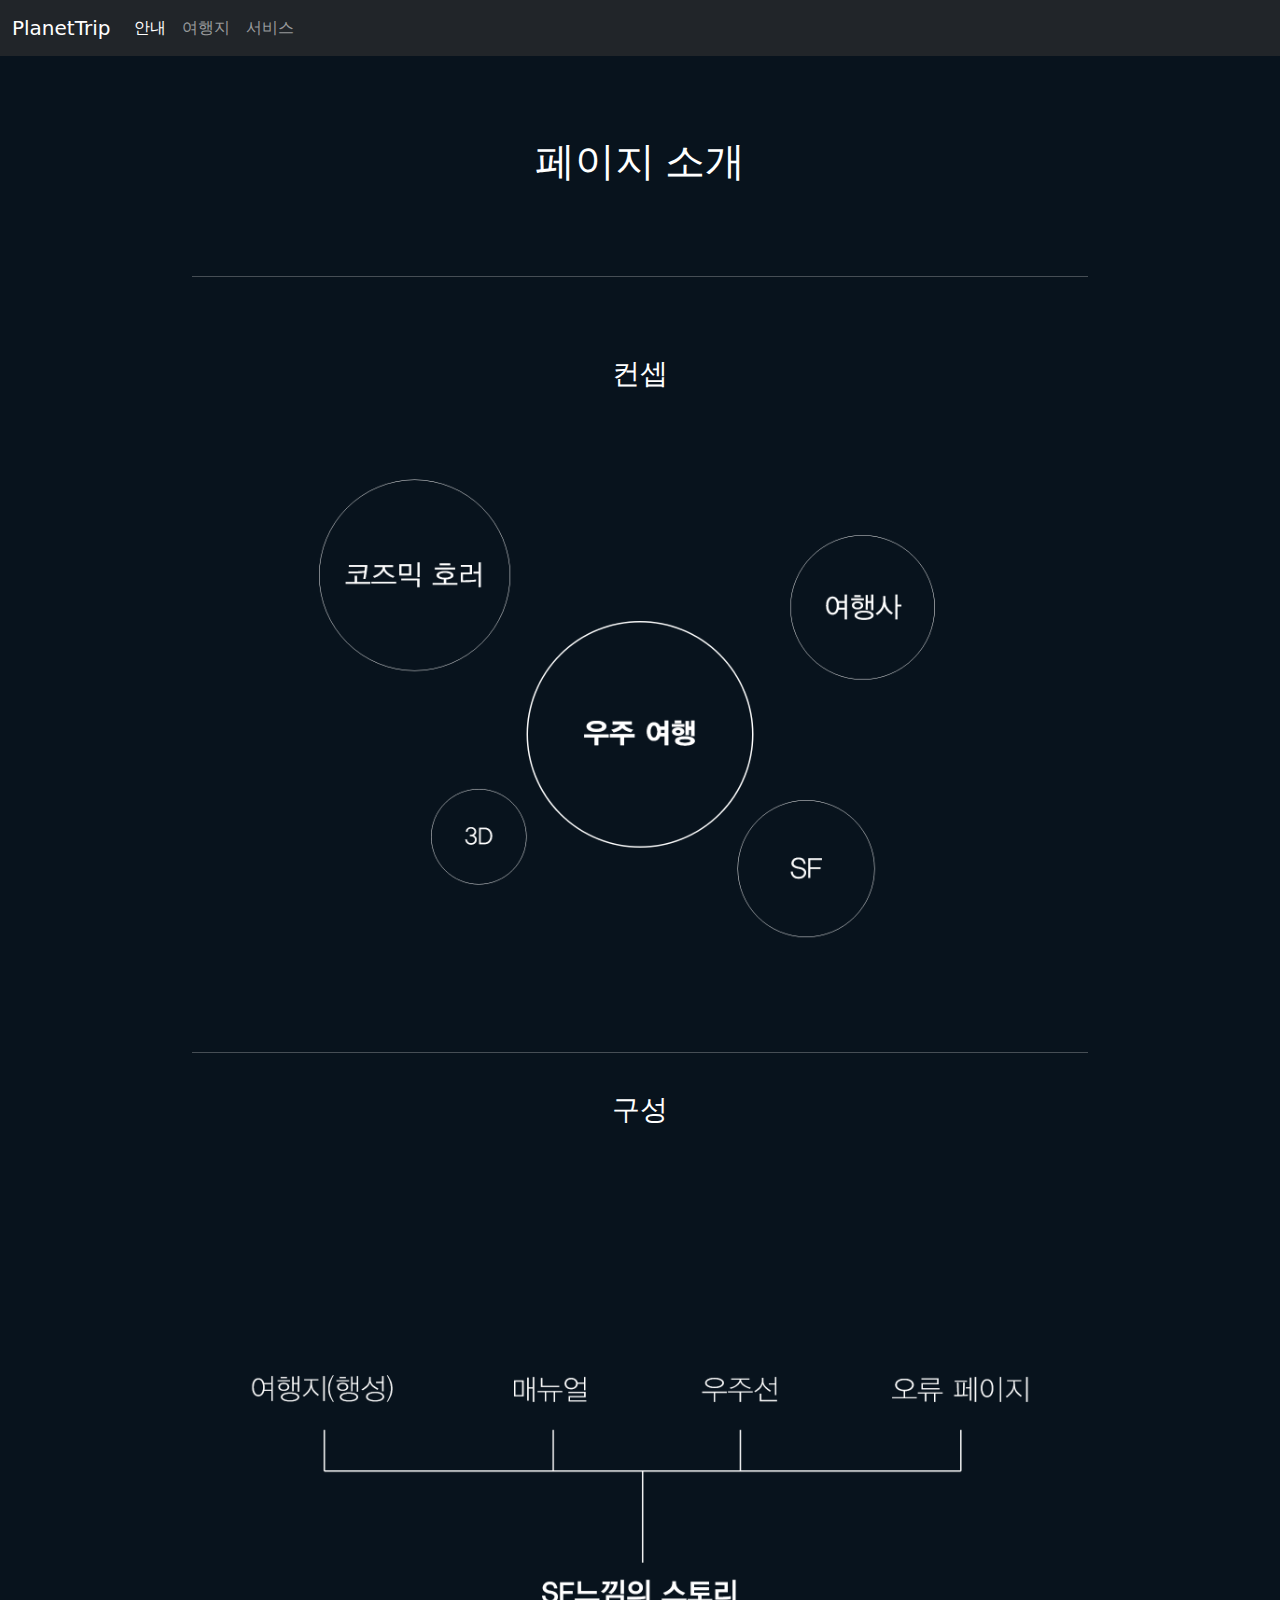
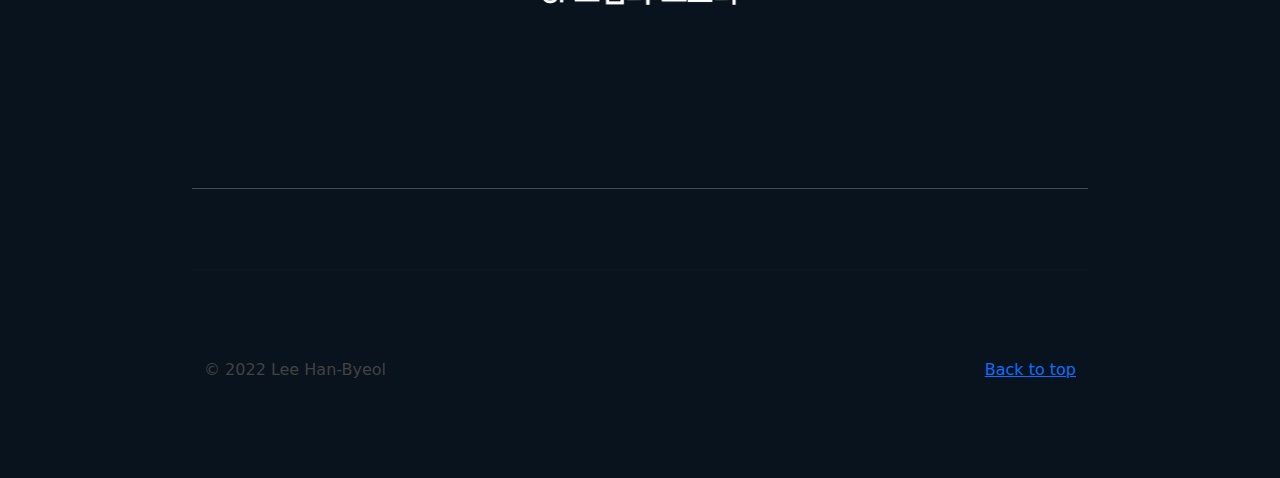
<file: index_introduce.html>
<!DOCTYPE html>
<html lang="kr">
<head>
  <meta charset="UTF-8">
  <meta name="viewport" content="width=device-width, initial-scale=1.0">
  <meta http-equiv="X-UA-Compatible" content="ie=edge">
  <title>PlanetTrip</title>
<link href="css/carousel.css" rel="stylesheet">
<link href="css/bootstrap.min.css" rel="stylesheet">
<link href="css/blog.css" rel="stylesheet">
<style>

  main {
    line-height: 250%;
    margin : 50px auto;
  }

  body {
  background-color: #08131D;
  }

  .first {
    margin: 90px auto;
    text-align:center;
  }

h3 {
  text-align: center;
}

.container1 {
  margin :auto;
  width: 70%;
}

p {
  margin-bottom: 40px;
}

hr {
  margin-bottom: 40px;
}

@media ( max-width: 815px ){
  .container{
    width :95%
  }
  hr, .container1 {
    width: 95%;
  }
}

.middleimg {
  max-width: 100%;
  height: auto;
  text-align: center;
  margin-bottom: 40px;}
</style>



</head>

<body>

  <header>
        <nav class="navbar navbar-expand-md navbar-dark fixed-top bg-dark">
          <div class="container-fluid">
            <a class="navbar-brand" href="index_main.html">PlanetTrip</a>
            <button class="navbar-toggler" type="button" data-bs-toggle="collapse" data-bs-target="#navbarCollapse" aria-controls="navbarCollapse" aria-expanded="false" aria-label="Toggle navigation">
              <span class="navbar-toggler-icon"></span>
            </button>
            <div class="collapse navbar-collapse" id="navbarCollapse">
              <ul class="navbar-nav me-auto mb-2 mb-md-0">
                <li class="nav-item">
                  <a class="nav-link active" aria-current="page" href="index_manual.html">안내</a>
                </li>
                <li class="nav-item">
                  <a class="nav-link" href="index_planet1.html">여행지</a>
                </li>
                <li class="nav-item">
                  <a class="nav-link " href="index_service.html">서비스</a>
                </li>
              </ul>

            </div>
          </div>
        </nav>
      </header>

      <main class="container1">
<div class="first">
  <h1>페이지 소개</h1>
  <p style="color:darkgrey"></p>
</div>

<div class="">
  <div class="">
    <h3 id="intro" class=" fst-italic ">

    </h3>

    <hr style="color:white">
    <br />

    <article class="blog-post">
      <h3>컨셉 </h3> <br />



      <img class="middleimg" src="img/concept.png" >

  <hr />

  <h3>구성 </h3> <br />

      <img class="middleimg" src="img/concept2.png" >

      <hr />
    </article>






    <hr class="featurette-divider">


    <footer class="container">
      <p class="float-end"><a href="#">Back to top</a></p>
      <p style="color:#424242">&copy; 2022 Lee Han-Byeol</p>
    </footer>
    </main>


      <script src="js/bootstrap.bundle.min.js"></script>


    </body>
    </html>
</file>
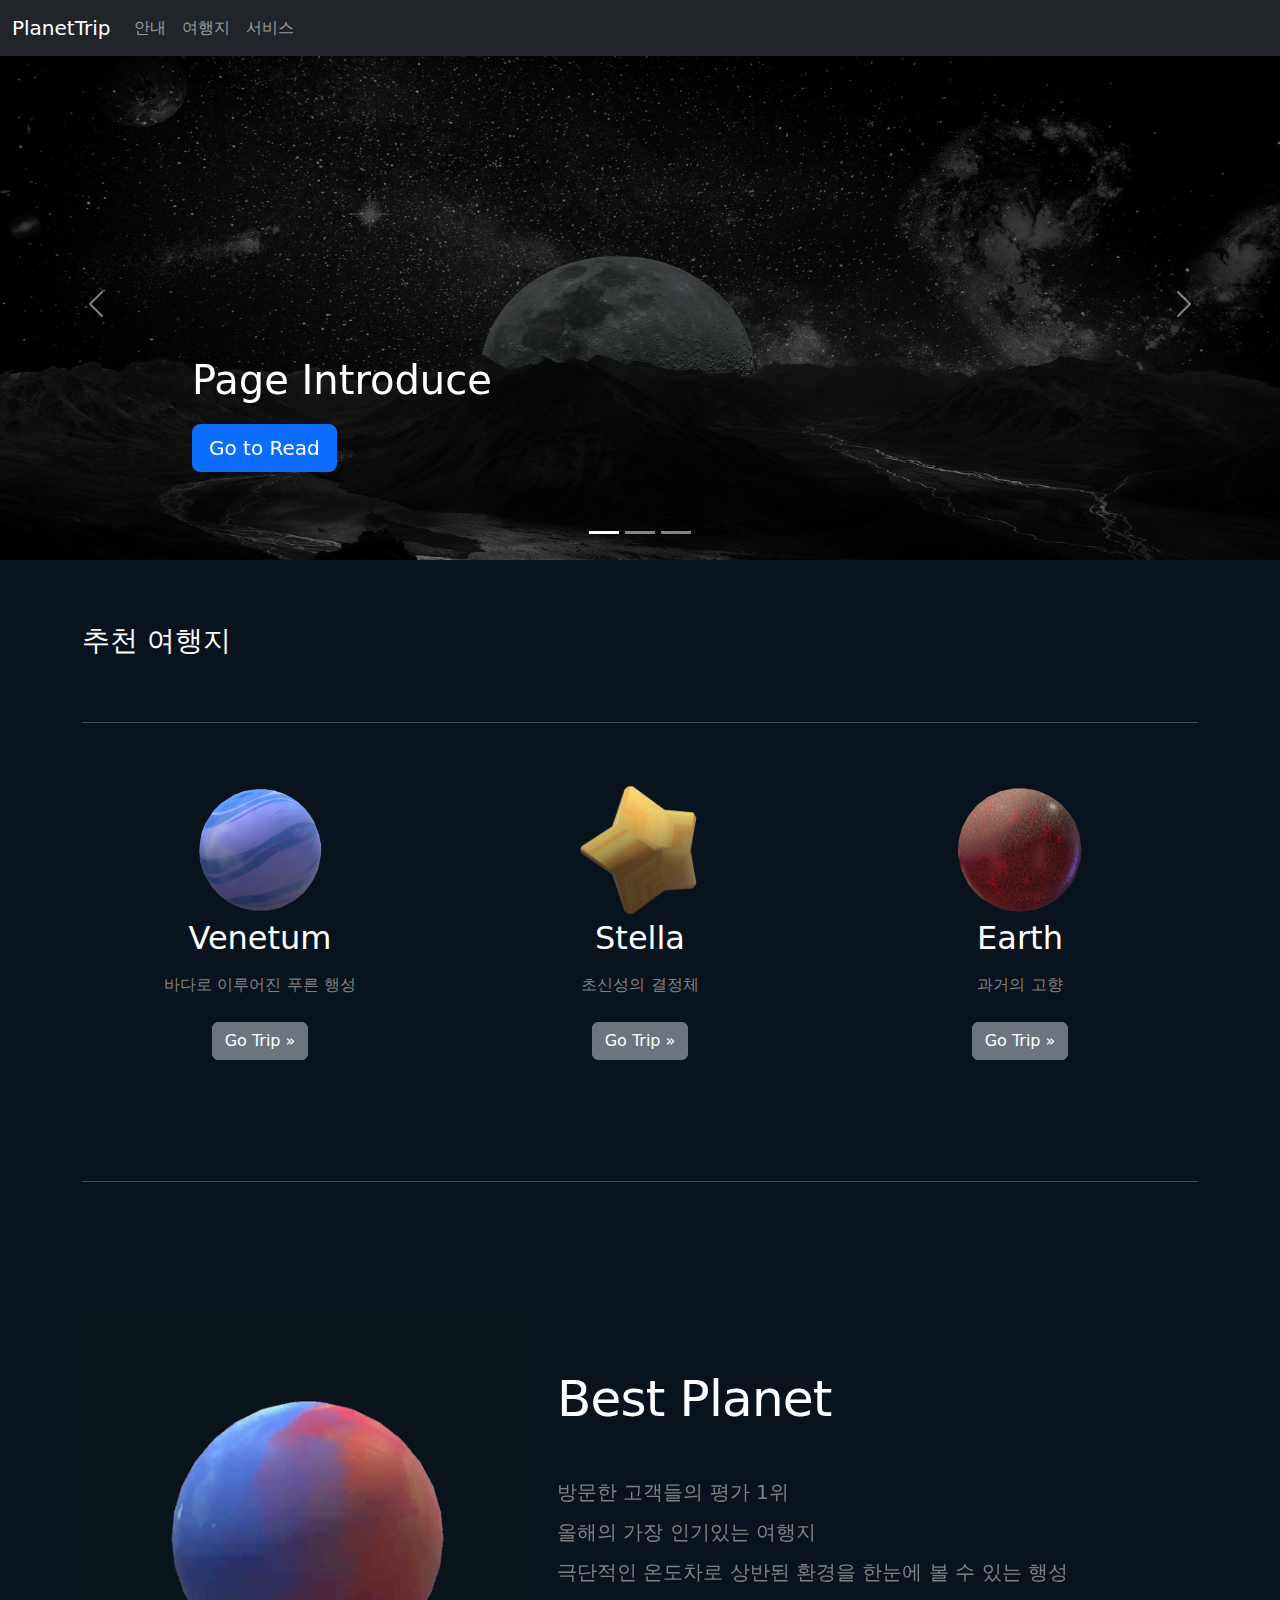
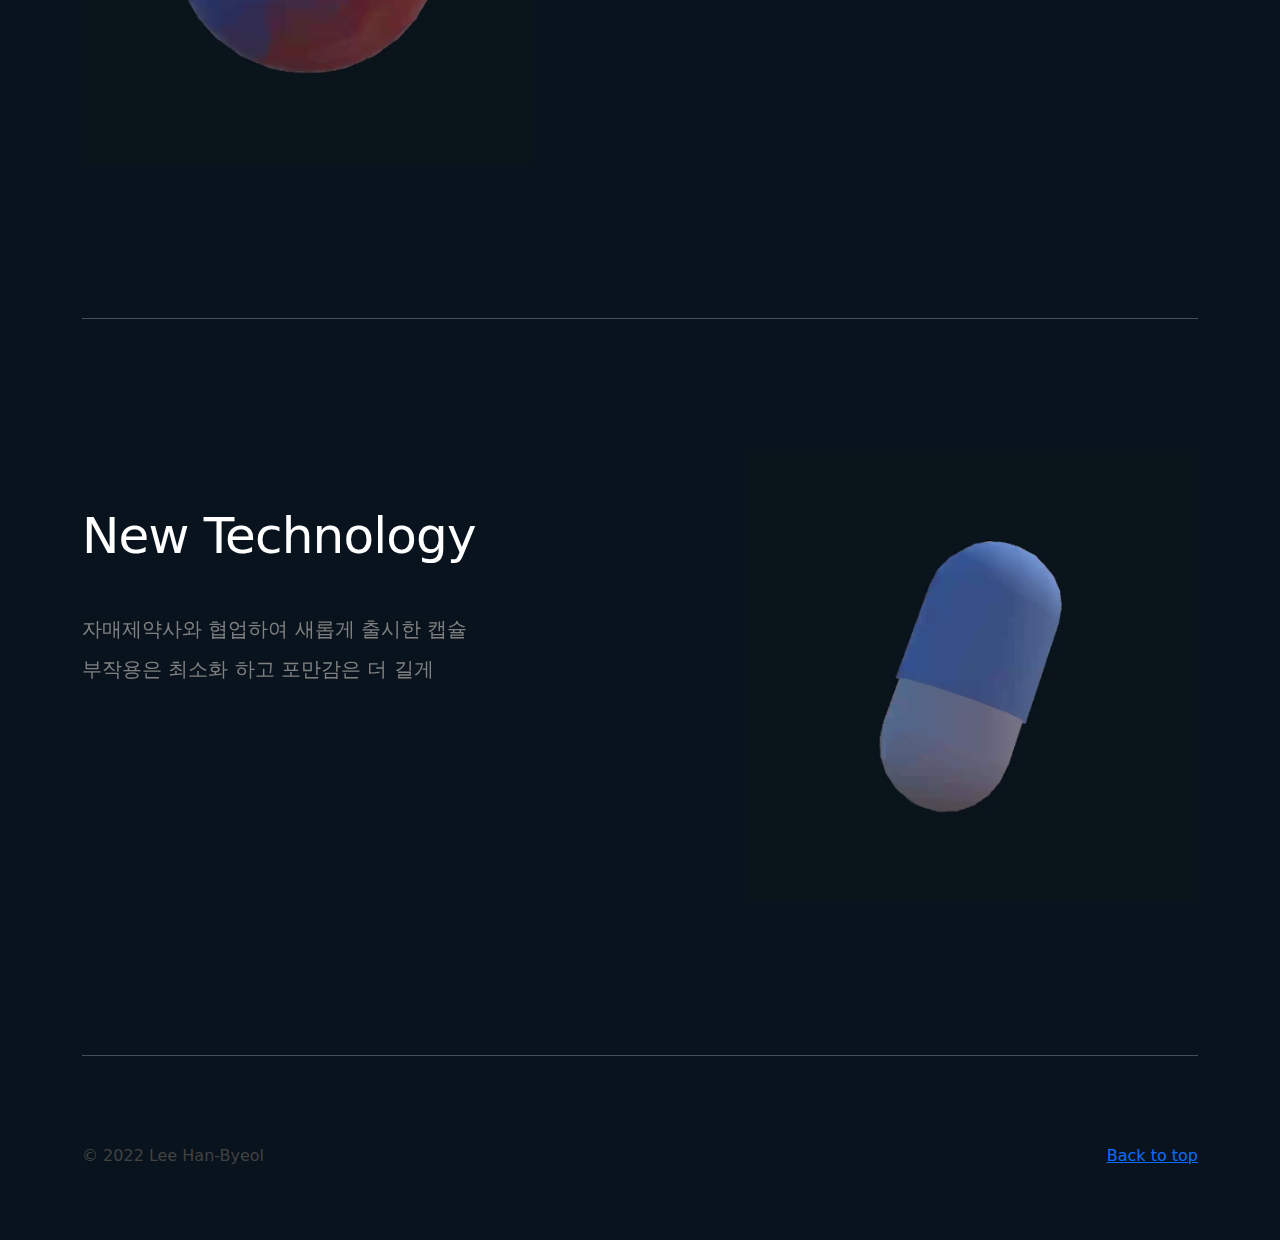
<file: index_main.html>
<!doctype html>
<html lang="kr">
  <head>
    <meta charset="utf-8">
    <meta name="viewport" content="width=device-width, initial-scale=1">
    <meta name="description" content="">
    <meta name="author" content="Mark Otto, Jacob Thornton, and Bootstrap contributors">
    <meta name="generator" content="Hugo 0.98.0">
    <title>PlanetTrip</title>

    <link rel="canonical" href="https://getbootstrap.com/docs/5.2/examples/carousel/">





<link href="css/bootstrap.min.css" rel="stylesheet">

    <style>
    main {
      line-height: 250%;
    }
      .bd-placeholder-img {
        font-size: 1.125rem;
        text-anchor: middle;
        -webkit-user-select: none;
        -moz-user-select: none;
        user-select: none;
      }

      #videosList {
        margin:50px auto;
       max-width:100%;
        overflow: hidden;
      }

      .video {
        height: auto;
        width:100%;
        margin-bottom: 10px;
      }


      @media (max-width: 768px) {
        .bd-placeholder-img-lg {
          font-size: 3.5rem;
        }
      }

      .b-example-divider {
        height: 3rem;
        background-color: rgba(0, 0, 0, .1);
        border: solid rgba(0, 0, 0, .15);
        border-width: 1px 0;
        box-shadow: inset 0 .5em 1.5em rgba(0, 0, 0, .1), inset 0 .125em .5em rgba(0, 0, 0, .15);
      }

      .b-example-vr {
        flex-shrink: 0;
        width: 1.5rem;
        height: 100vh;
      }

      .bi {
        vertical-align: -.125em;
        fill: currentColor;
      }

      .nav-scroller {
        position: relative;
        z-index: 2;
        height: 2.75rem;
        overflow-y: hidden;
      }

      .nav-scroller .nav {
        display: flex;
        flex-wrap: nowrap;
        padding-bottom: 1rem;
        margin-top: -1px;
        overflow-x: auto;
        text-align: center;
        white-space: nowrap;
        -webkit-overflow-scrolling: touch;
      }

      maintop {
        padding: 20px;

      }

    </style>


    <!-- Custom styles for this template -->
    <link href="css/carousel.css" rel="stylesheet">
  </head>
  <body>

    <header>
      <nav class="navbar navbar-expand-md navbar-dark fixed-top bg-dark">
        <div class="container-fluid">
          <a class="navbar-brand" href="index_main.html">PlanetTrip</a>
          <button class="navbar-toggler" type="button" data-bs-toggle="collapse" data-bs-target="#navbarCollapse" aria-controls="navbarCollapse" aria-expanded="false" aria-label="Toggle navigation">
            <span class="navbar-toggler-icon"></span>
          </button>
          <div class="collapse navbar-collapse" id="navbarCollapse">
            <ul class="navbar-nav me-auto mb-2 mb-md-0">
              <li class="nav-item">
                <a class="nav-link " aria-current="page" href="index_manual.html">안내</a>
              </li>
              <li class="nav-item">
                <a class="nav-link" href="index_planet1.html">여행지</a>
              </li>
              <li class="nav-item">
                <a class="nav-link " href="index_service.html">서비스</a>
              </li>
            </ul>

          </div>
        </div>
      </nav>
    </header>
<main>

  <div id="myCarousel" class="carousel slide" data-bs-ride="carousel">
    <div class="carousel-indicators">
      <button type="button" data-bs-target="#myCarousel" data-bs-slide-to="0" class="active" aria-current="true" aria-label="Slide 1"></button>
      <button type="button" data-bs-target="#myCarousel" data-bs-slide-to="1" aria-label="Slide 2"></button>
      <button type="button" data-bs-target="#myCarousel" data-bs-slide-to="2" aria-label="Slide 3"></button>
    </div>
    <div class="carousel-inner">
      <div class="carousel-item active">
        <img src="img/first.png" class="bd-placeholder-img" width="100%" height="100%" xmlns="http://www.w3.org/2000/svg" aria-hidden="true" preserveAspectRatio="xMidYMid slice" focusable="false"><rect width="100%" height="100%" fill="#222"/></svg>

        <div class="container">
          <div class="carousel-caption text-start">
            <h1>Page Introduce</h1>
            <p> </p>
            <p><a class="btn btn-lg btn-primary" href="index_introduce.html">Go to Read</a></p>
          </div>
        </div>
      </div>
      <div class="carousel-item">
        <img src="img/second.png" class="bd-placeholder-img" width="100%" height="100%" xmlns="http://www.w3.org/2000/svg" aria-hidden="true" preserveAspectRatio="xMidYMid slice" focusable="false"><rect width="100%" height="100%" fill="#222"/></svg>

        <div class="container">
          <div class="carousel-caption">
            <h1 id="notice">! Notice !</h1>
            <p> </p>
            <p><a class="btn btn-lg btn-primary" href="index_manual.html">Read this</a></p>
          </div>
        </div>
      </div>
      <div class="carousel-item">
        <img src="img/third.png" class="bd-placeholder-img" width="100%" height="100%" xmlns="http://www.w3.org/2000/svg" aria-hidden="true" preserveAspectRatio="xMidYMid slice" focusable="false"><rect width="100%" height="100%" fill="#222"/></svg>

        <div class="container">
          <div class="carousel-caption text-end">
            <h1>Information</h1>
            <p></p>
            <p><a class="btn btn-lg btn-primary" href="index_service.html">Go to Read</a></p>
          </div>
        </div>
      </div>
    </div>
    <button class="carousel-control-prev" type="button" data-bs-target="#myCarousel" data-bs-slide="prev">
      <span class="carousel-control-prev-icon" aria-hidden="true"></span>
      <span class="visually-hidden">Previous</span>
    </button>
    <button class="carousel-control-next" type="button" data-bs-target="#myCarousel" data-bs-slide="next">
      <span class="carousel-control-next-icon" aria-hidden="true"></span>
      <span class="visually-hidden">Next</span>
    </button>
  </div>


  <!-- Marketing messaging and featurettes
  ================================================== -->
  <!-- Wrap the rest of the page in another container to center all the content. -->

  <div class="container marketing">
    <div class="maintop"><h3>추천 여행지</h3><br><hr></div><br>
    <!-- Three columns of text below the carousel -->
    <div class="row">
      <div class="col-lg-4">


        <img src="img/venetum_main.png"   class="bd-placeholder-img rounded-circle" width="140" height="140" role="img" aria-label="Placeholder: 140x140" preserveAspectRatio="xMidYMid slice" focusable="false"><title>Placeholder</title><rect width="100%" height="100%" fill="#777"/><text x="50%" y="50%" fill="#777" dy=".3em"></text>

        <h2 class="fw-normal">Venetum</h2>
        <p style="color:grey">바다로 이루어진 푸른 행성</p>
        <p><a class="btn btn-secondary" href="index_planet1.html">Go Trip &raquo;</a></p>
      </div><!-- /.col-lg-4 -->
      <div class="col-lg-4">
        <img src="img/stella.png"         class="bd-placeholder-img rounded-circle" width="140" height="140"  role="img" aria-label="Placeholder: 140x140" preserveAspectRatio="xMidYMid slice" focusable="false"><title>Placeholder</title><rect width="100%" height="100%" fill="#777"/><text x="50%" y="50%" fill="#777" dy=".3em"></text></svg>

        <h2 class="fw-normal">Stella</h2>
        <p style="color:grey">초신성의 결정체</p>
        <p><a class="btn btn-secondary" href="index_planet2.html">Go Trip &raquo;</a></p>
      </div><!-- /.col-lg-4 -->
      <div class="col-lg-4">
        <img src="img/earth.png" class="bd-placeholder-img rounded-circle" width="140" height="140"  role="img" aria-label="Placeholder: 140x140" preserveAspectRatio="xMidYMid slice" focusable="false"><title>Placeholder</title><rect width="100%" height="100%" fill="#777"/><text x="50%" y="50%" fill="#777" dy=".3em"></text></svg>

        <h2 class="fw-normal">Earth</h2>
        <p style="color:grey">과거의 고향</p>
        <p><a class="btn btn-secondary" href="index_planet4.html">Go Trip &raquo;</a></p>
      </div><!-- /.col-lg-4 -->
    </div><!-- /.row -->


    <!-- START THE FEATURETTES -->



    <hr class="featurette-divider">

    <div class="row featurette">
      <div class="col-md-7 order-md-2">
        <h2 class="featurette-heading fw-normal lh-1">Best Planet</h2><br />
        <p class="lead" style="color:grey">방문한 고객들의 평가 1위<br />
                                      올해의 가장 인기있는 여행지<br />

                                  극단적인 온도차로 상반된 환경을 한눈에 볼 수 있는 행성
        </p>
      </div>
      <div class="col-md-5 order-md-1">
        <div id="videosList">
          <video onmouseover="this.play()" onmouseout="this.pause();this.currentTime=0;" autoplay muted preload="bbb" poster="" class="video">
        <source src="videos/best_planet.mp4" type="video/mp4">
        zzz
      </video>
    </div>
      </div>
    </div>

    <hr class="featurette-divider">

    <div class="row featurette">
      <div class="col-md-7">
        <h2 class="featurette-heading fw-normal lh-1">New Technology </h2><br />
        <p class="lead" style="color:grey">자매제약사와 협업하여 새롭게 출시한 캡슐<br />
                                          부작용은 최소화 하고 포만감은 더 길게</p>

      </div>
      <div class="col-md-5">
        <div id="videosList">
          <video onmouseover="this.play()" onmouseout="this.pause();this.currentTime=0;" autoplay muted preload="bbb" poster="" class="video">
        <source src="videos/meal1.mp4" type="video/mp4">
        zzz
      </video>
    </div>

      </div>
    </div>


    <hr class="featurette-divider">

    <!-- /END THE FEATURETTES -->

  </div><!-- /.container -->


  <!-- FOOTER -->
  <footer class="container">
    <p class="float-end"><a href="#">Back to top</a></p>
    <p style="color:#424242">&copy; 2022 Lee Han-Byeol</p>
  </footer>
  </main>


    <script src="js/bootstrap.bundle.min.js"></script>


  </body>
  </html>
</file>
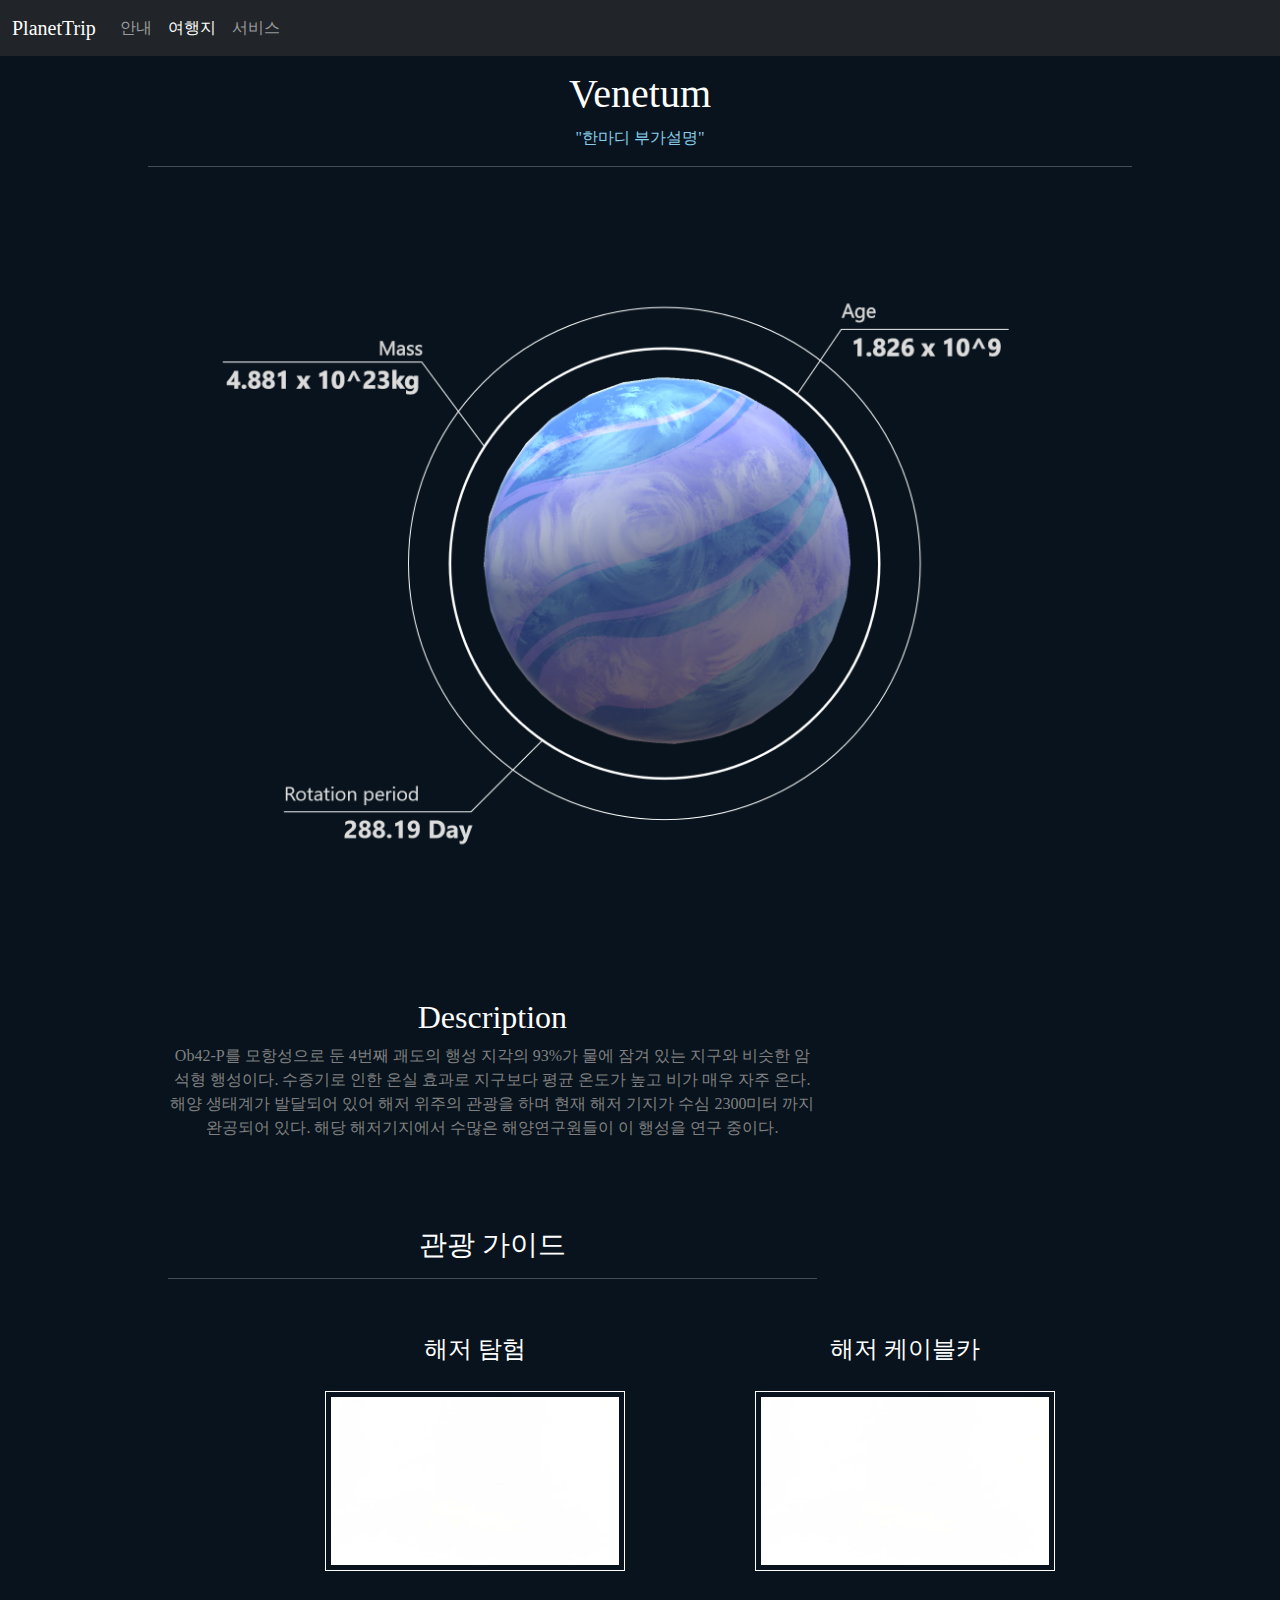
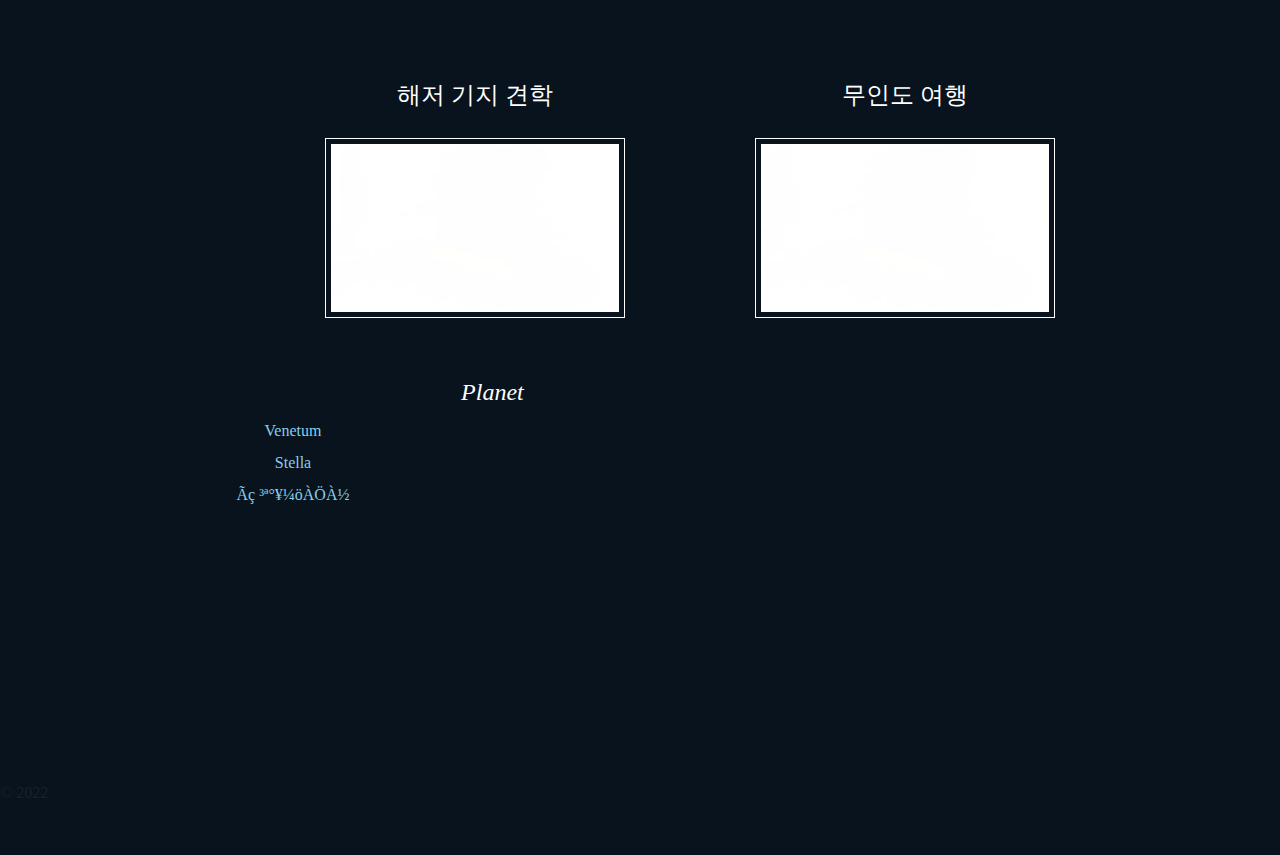
<file: index_planet1((()))).html>
<!doctype html>
<html lang="en">
  <head>
    <meta charset="utf-8">
    <meta name="viewport" content="width=device-width, initial-scale=1">
    <meta name="description" content="">
    <meta name="author" content="Mark Otto, Jacob Thornton, and Bootstrap contributors">
    <meta name="generator" content="Hugo 0.98.0">
    <title>Product example · Bootstrap v5.2</title>

    <link rel="canonical" href="https://getbootstrap.com/docs/5.2/examples/product/">





<link href="css/bootstrap.min.css" rel="stylesheet">

    <style>



      main {
        margin : 50px auto;
        font-family: "윤고딕";
      }

      body {
        color :white;
        background-color: #08131D;


      }
      #jb-container {
        width: 80%;
        margin: 10px auto;
        padding: 20px;
        text-align: center;

      }

      #jb-head {
        color:white;
        justify-content: left;
      }

      #jb-header {
        overflow: hidden;
            display: flex;
            align-items: center;
            justify-content: center;
        padding: 20px;
        margin-bottom: 20px;

        height : auto;
      }
      #jb-content {
        width: 70%;
        padding: 20px;
        margin-bottom: 20px;



      }
      


      }
      #jb-footer {
        clear: both;
        padding: 20px;

      }




      #jb-header img {
        width: auto;
        height : auto;
        overflow: hidden;
        display: flex;
        align-items: center;
        justify-content: center;


}

    ul {
      list-style: none;
    margin: 0px;
    padding: 0px;

    max-width: 250px;
    width: 100%;
    }

    .sidebar a:link, .sidebar a:visited {
      text-decoration: none;
      color :skyblue ;
      padding : 20px ;
      line-height:200% ;
    }

      #sidebar_0 a:link  {
        text-decoration: none;
        color :skyblue ;
        padding : 20px ;
        line-height:200% ;
}
        #sidebar_0 a:visited {
          display : none;
          color :#08131D;
        }

        #wrapper {
          width: 70%;
          padding: 20px;
          margin :auto;

          display: grid;
          grid-template-columns: 2fr 2fr;
          grid-auto-rows: minmax(5Fr, auto);
          row-gap: 50px;
          column-gap: 50px;

          text-align: center;

        }

.contain {

  float :left;
  padding: 20px;
  margin: auto;
flex-direction: row;
background-color: none;

}

#guide {
  text-align: center;
}

.middleimg {
  padding : 5px;
  margin : 20px;
  border : 0.75px solid white;
}







      @media ( max-width: 1000px ) {
        #jb-container {
          width: auto;
        }
        #jb-content {
          float: none;
          width: auto;
        }
        #jb-sidebar {
          float: none;
          width: auto;
        }
        #jb-head {
          width: auto;
          text-align: center;
        }
        #wrapper {
          grid-template-columns: 1fr;
          grid-auto-rows: minmax(2Fr, auto);
        }
        .contain {
          width: auto;
          height: auto;

        }
      }
    </style>

      </style>


      </head>
      <body>

      <main>

        <header>
          <nav class="navbar navbar-expand-md navbar-dark fixed-top bg-dark">
            <div class="container-fluid">
              <a class="navbar-brand" href="index_main.html">PlanetTrip</a>
              <button class="navbar-toggler" type="button" data-bs-toggle="collapse" data-bs-target="#navbarCollapse" aria-controls="navbarCollapse" aria-expanded="false" aria-label="Toggle navigation">
                <span class="navbar-toggler-icon"></span>
              </button>
              <div class="collapse navbar-collapse" id="navbarCollapse">
                <ul class="navbar-nav me-auto mb-2 mb-md-0">
                  <li class="nav-item">
                    <a class="nav-link " aria-current="page" href="index_manual.html">안내</a>
                  </li>
                  <li class="nav-item">
                    <a class="nav-link active" href="index_planet.html">여행지</a>
                  </li>
                  <li class="nav-item">
                    <a class="nav-link " href="index_service.html">서비스</a>
                  </li>
                </ul>

              </div>
            </div>
          </nav>
        </header>

<main>
        <div id="jb-container">

          <div id="jb-head">
          <h1>Venetum</h1>
          <p style="color:skyblue" >"한마디 부가설명"</p>

          </div>

          <hr style="color:white">

    <div id="jb-header">
<img  id="venetum_first" src="img/venetum_first.png">
    </div>
    <div id="jb-content">
      <h2>Description</h2>
      <p style="color:gray">Ob42-P를 모항성으로 둔 4번째 괘도의 행성
        지각의 93%가 물에 잠겨 있는 지구와 비슷한 암석형 행성이다.
        수증기로 인한 온실 효과로 지구보다 평균 온도가 높고 비가 매우 자주 온다.
        해양 생태계가 발달되어 있어 해저 위주의 관광을 하며
        현재 해저 기지가 수심 2300미터 까지 완공되어 있다.
        해당 해저기지에서 수많은 해양연구원들이 이 행성을 연구 중이다.

   </p>
    <br><br><br>

    <h3 id="guide">관광 가이드</h3>

    <hr style="color:white">

    <div id="wrapper">
      <div class="contain">
      <h4>해저 탐험</h4>
      <img class="middleimg" src="img/white.jpg" width="300px" height="180px">



      </div>
      <div class="contain">
      <h4>해저 케이블카</h4>
      <img class="middleimg" src="img/white.jpg" width="300px" height="180px">

      </div>

      <div class="contain">
      <h4>해저 기지 견학</h4>
      <img class="middleimg" src="img/white.jpg" width="300px" height="180px">

      </div>

      <div class="contain">
      <h4>무인도 여행</h4>
      <img class="middleimg" src="img/white.jpg" width="300px" height="180px">

      </div>

    </div>

    <div id="jb-sidebar">
      <h4 class="fst-italic">Planet</h4>
      <ul id="sidebar">
        <li class="sidebar" style="color:skyblue"> <a href="index_planet1.html">Venetum</a></li>
        <li class="sidebar"><a href="">Stella</a></li>
        <li Id="sidebar_0" ><a href="index_planet3.html">Ãç ³ª°¥¼öÀÖÀ½</a></li>
        <li class="sidebar" ><a href=""></a></li>
        <li class="sidebar" ><a href=""></a></li>
        <li class="sidebar" ><a href=""></a></li>
        <li class="sidebar" ><a href=""></a></li>
      </ul>
    </div>







    <div id="jb-footer">
      <p></p>
    </div>
  </div>




  </main>

      <footer class="pt-3 mt-4 text-muted">
        &copy; 2022
      </footer>
      </div>




      </body>
      </html>
</file>
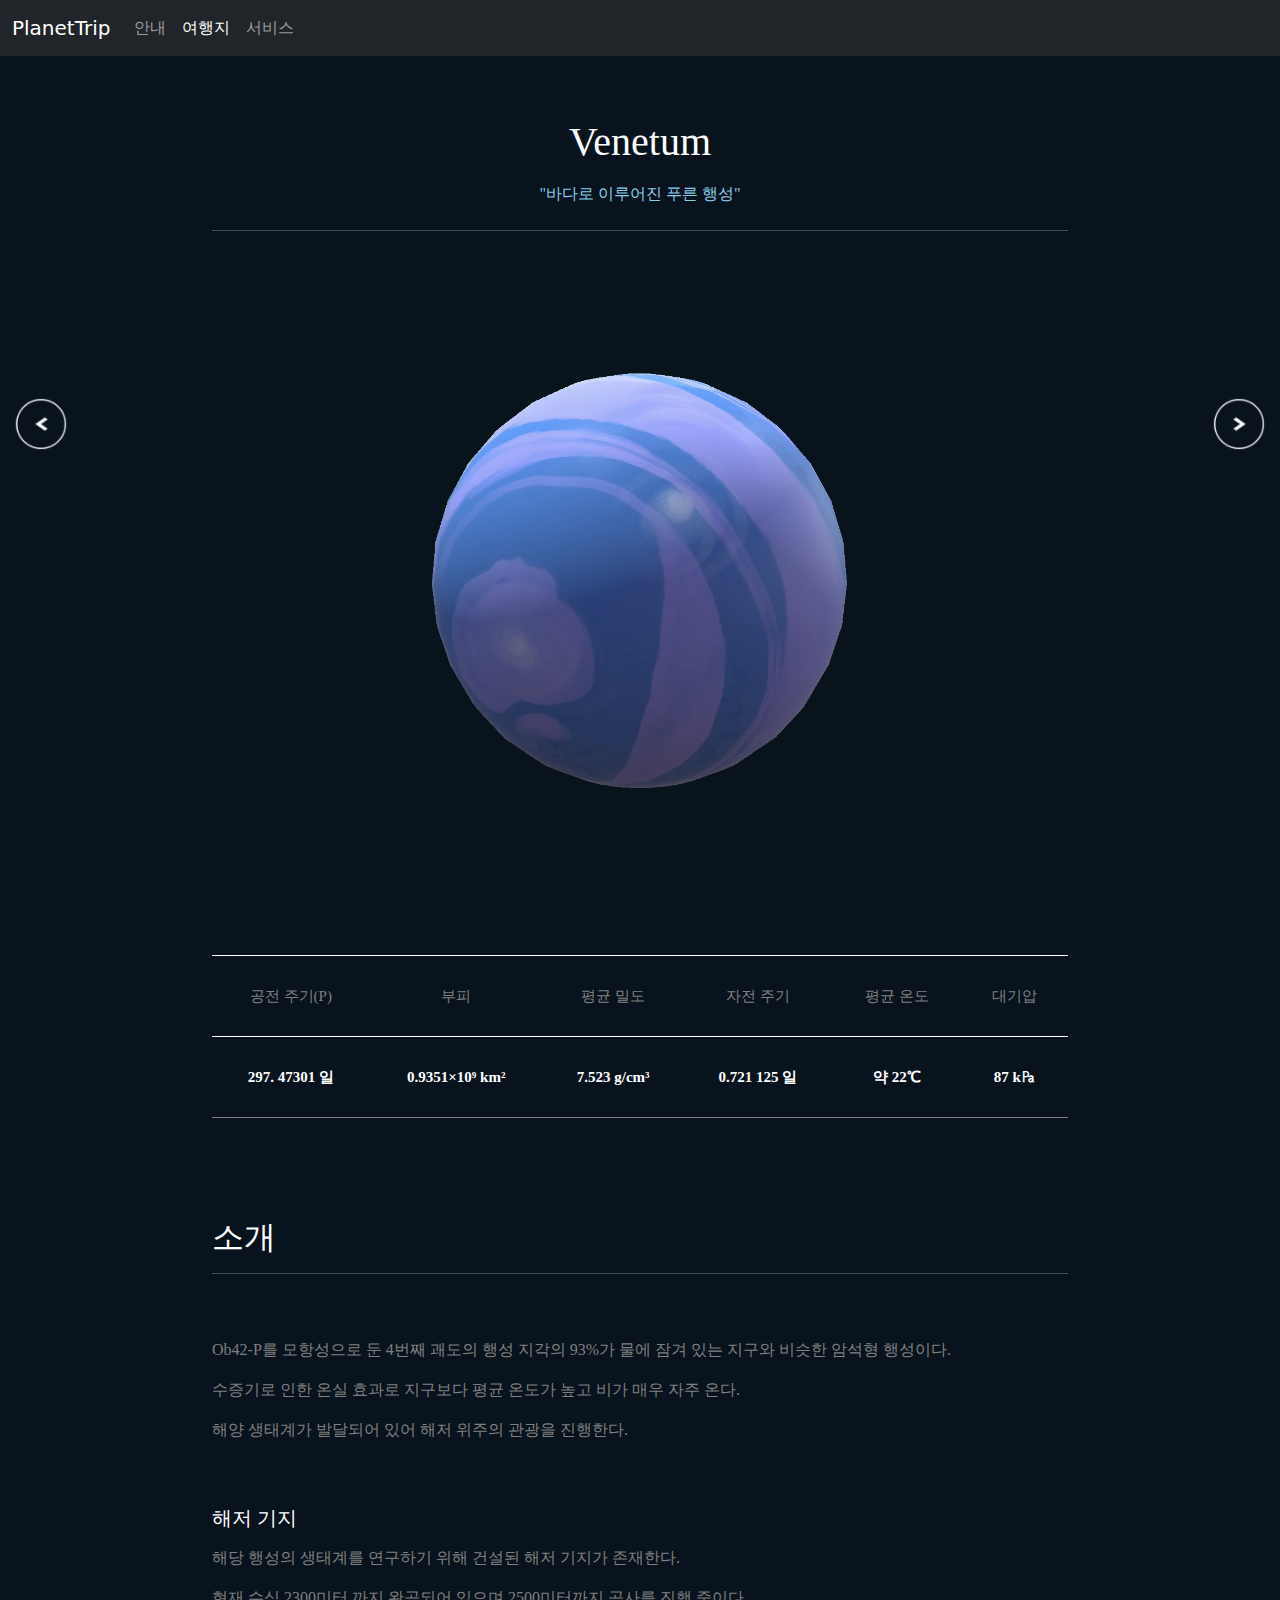
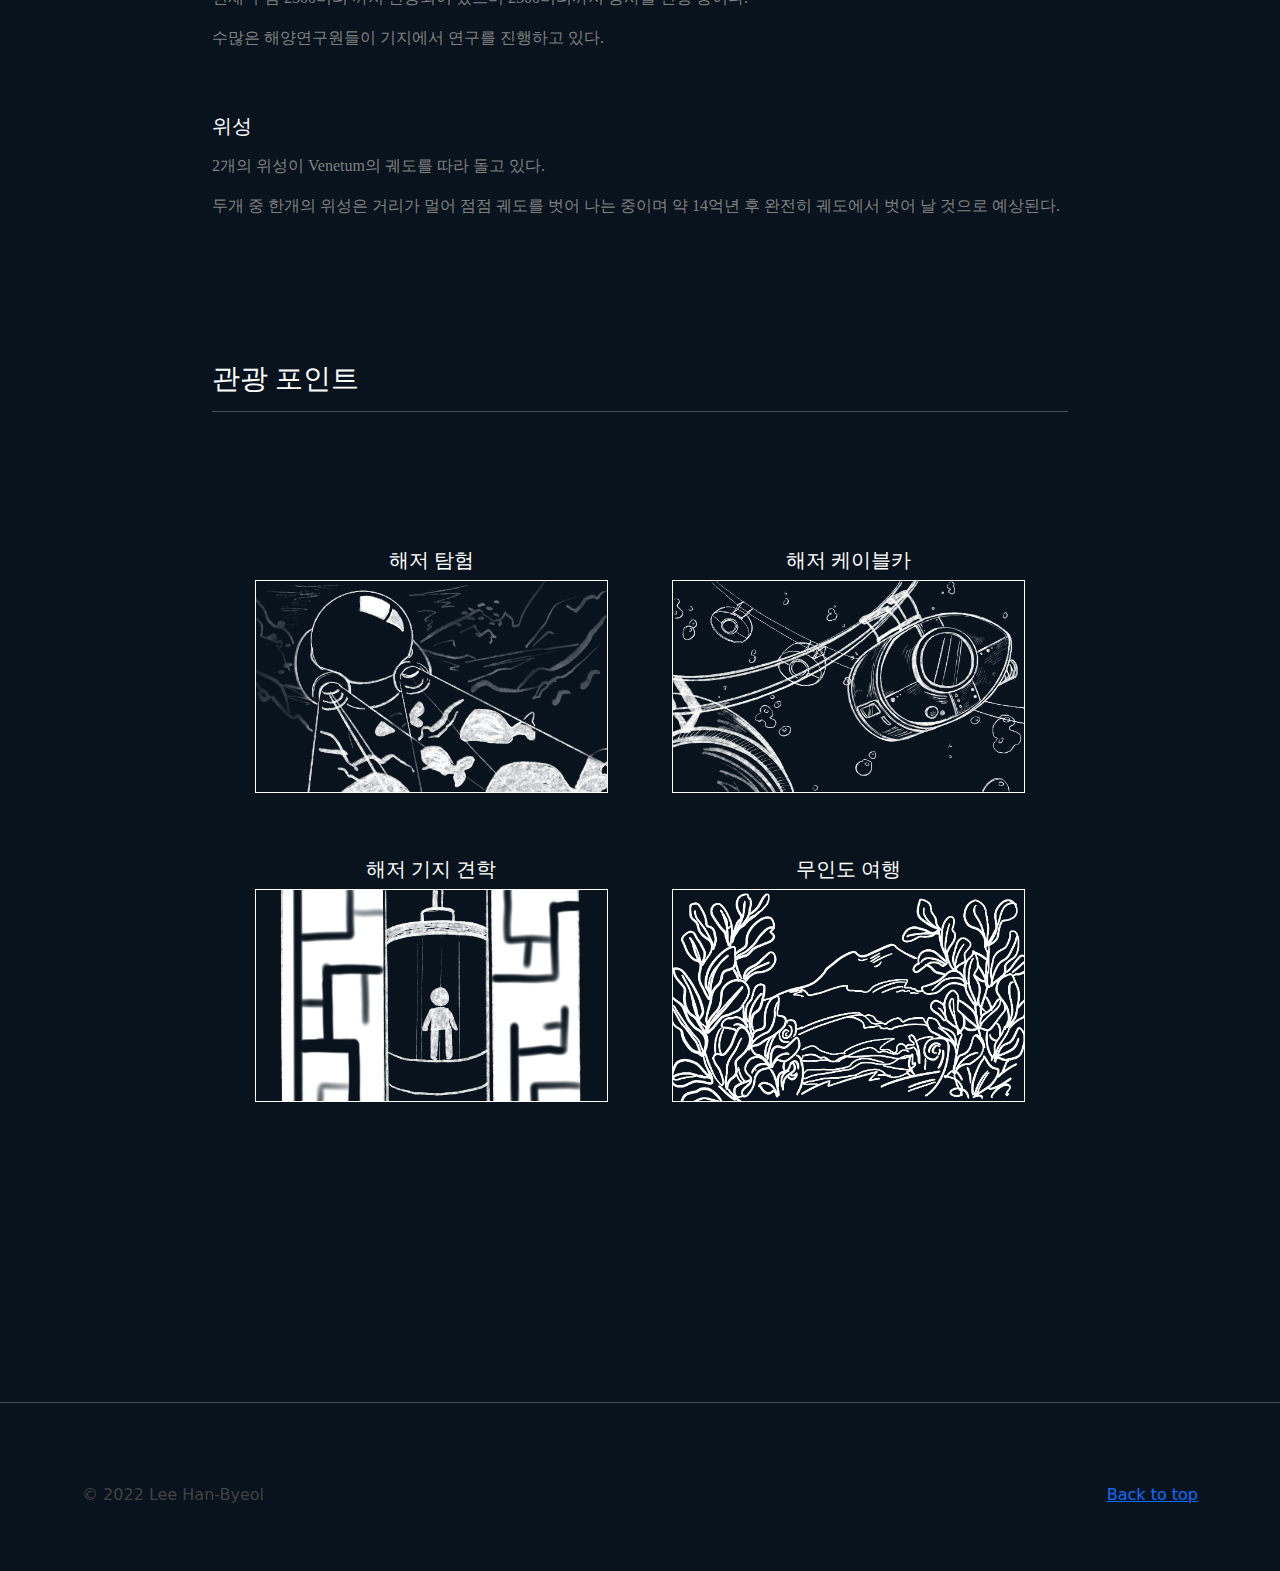
<file: index_planet1.html>
<!doctype html>
<html lang="kr">
  <head>
    <meta charset="utf-8">
    <meta name="viewport" content="width=device-width, initial-scale=1">
    <meta name="description" content="">
    <meta name="author" content="Mark Otto, Jacob Thornton, and Bootstrap contributors">
    <meta name="generator" content="Hugo 0.98.0">
    <title>PlanetTrip</title>

    <link rel="canonical" href="https://getbootstrap.com/docs/5.2/examples/carousel/">





<link href="css/bootstrap.min.css" rel="stylesheet">

  <style>
  main {line-height: 250%;
    margin : 50px auto;
    font-family: "윤고딕";
  }

body {
    color :white;
    background-color: #08131D;
  }

  #jb-container {
    width: 70%;
    margin: 10px auto;
    padding: 20px;
    text-align: center;
}

#venetum_first {
  width: 70%;
  margin: 10px auto;
}

#jb-content {
  text-align:left;

}


#wrapper {
  width: 90%;
  margin :0 auto;
  text-align: center;
  display: grid;
  grid-template-columns: repeat(2, 1fr);
  gap: 4em;
  }


.contain {
  margin: 0 auto;

}

.middleimg {
  max-width: 100%;
  height: auto;
  border: 1px solid white;
    }


#jb-footer {
  height: 200px;
  clear: both;
  padding: 20px;

}

#before {
  width: auto;
  height: auto;
  position: fixed;
  bottom: 50%;
  left: 10px;
  background-color:transparent;
  border :none;
}

#next {
  width: auto;
  height: auto;
  position: fixed;
  bottom: 50%;
  right: 10px;
  background-color:transparent;
  border :none;
}

#videosList {
  margin:50px auto;
 max-width: 70%;
  overflow: hidden;
}

.video {
  height: auto;
  width: 100%;
  margin-bottom: 10px;
}

table {
  font-size: 15px;
  text-align: center;
    margin-bottom: 100px;
    width: 100%;
    border-top: 1px solid white;
    border-collapse: collapse;
  }
  td {
    color: grey;
    border-bottom: 1px solid white;
    padding: 20px;
  }

  th {
    border-bottom: 1px solid grey;
    padding: 20px;
  }



@media ( max-width: 1000px ) {
  h2, h3{
    text-align: center;

  }
  #jb-container {
    width: auto;
  }
  #jb-content {
    float: none;
    width: auto;
  }
  #jb-sidebar {
    float: none;
    width: auto;
  }
  #jb-head {
    width: auto;
    text-align: center;
  }
  #wrapper {
    grid-template-columns: 1fr;
    grid-auto-rows: minmax(2Fr, auto);
  }
  .contain {
    width: auto;
    height: auto;

  }

  #before, #next {
    bottom: 20px;
  }

  table {
    font-size: 13px;
  }
  td, th {
    padding: 10px;
  }
}

@media ( max-width: 500px ) {
  table {
    font-size: 11px;

  }
  td, th {
    padding: 5px;
  }
}

  </style>
  <!-- Custom styles for this template -->
  <link href="css/carousel.css" rel="stylesheet">

</head>
<body>

  <header>
    <nav class="navbar navbar-expand-md navbar-dark fixed-top bg-dark">
      <div class="container-fluid">
        <a class="navbar-brand" href="index_main.html">PlanetTrip</a>
        <button class="navbar-toggler" type="button" data-bs-toggle="collapse" data-bs-target="#navbarCollapse" aria-controls="navbarCollapse" aria-expanded="false" aria-label="Toggle navigation">
          <span class="navbar-toggler-icon"></span>
        </button>
        <div class="collapse navbar-collapse" id="navbarCollapse">
          <ul class="navbar-nav me-auto mb-2 mb-md-0">
            <li class="nav-item">
              <a class="nav-link " aria-current="page" href="index_manual.html">안내</a>
            </li>
            <li class="nav-item">
              <a class="nav-link active" href="index_planet1.html">여행지</a>
            </li>
            <li class="nav-item">
              <a class="nav-link " href="index_service.html">서비스</a>
            </li>
          </ul>

        </div>
      </div>
    </nav>
  </header>

<main>




  <div id="jb-container">

    <div id="jb-head">
    <h1>Venetum</h1>
    <p style="color:skyblue" >"바다로 이루어진 푸른 행성"</p>

    </div>

    <hr style="color:white">

    <div id="jb-header">
      <div id="videosList">
        <video onmouseover="this.play()" onmouseout="this.pause();this.currentTime=0;" autoplay muted preload="bbb" poster="" class="video">
      <source src="videos/planet1.mp4" type="video/mp4">
      zzz
    </video>
      </div>
    </div>
    <div id="jb-content">
      <table>
<tr>
  <td>공전 주기(P)</td>
  <td>부피</td>
  <td>평균 밀도</td>
  <td>자전 주기</td>
  <td>평균 온도</td>
  <td>대기압</td>
</tr>
<tr>
  <th>297. 47301 일</th>
  <th>0.9351×10⁹ km²</th>
  <th>7.523 g/cm³</th>
  <th>0.721 125 일</th>
  <th>약 22℃</th>
  <th>87 k㎩</th>
</tr>
      </table>


      <h2 >소개</h2>
      <hr style="color:white"><br />
      <p style="color:gray">Ob42-P를 모항성으로 둔 4번째 괘도의 행성
        지각의 93%가 물에 잠겨 있는 지구와 비슷한 암석형 행성이다.<br />
        수증기로 인한 온실 효과로 지구보다 평균 온도가 높고 비가 매우 자주 온다.<br />
        해양 생태계가 발달되어 있어 해저 위주의 관광을 진행한다.<br />
        </p><br />
        <h5>해저 기지</h5>

        <p style="color:gray">
          해당 행성의 생태계를 연구하기 위해 건설된 해저 기지가 존재한다.<br />
          현재 수심 2300미터 까지 완공되어 있으며 2500미터까지 공사를 진행 중이다.<br />
          수많은 해양연구원들이 기지에서 연구를 진행하고 있다.<br />
       </p><br />

       <h5>위성</h5>

       <p style="color:gray">
         2개의 위성이 Venetum의 궤도를 따라 돌고 있다.<br />
         두개 중 한개의 위성은 거리가 멀어 점점 궤도를 벗어 나는 중이며 약 14억년 후 완전히 궤도에서 벗어 날 것으로 예상된다.<br />
          </p>




  <br><br><br>

  <h3 id="guide">관광 포인트</h3>

  <hr style="color:white"><br /><br /><br />

  <div id="wrapper">
    <div class="contain">
    <h5>해저 탐험</h5>
    <img class="middleimg" src="img/Guide2.png">



    </div>
    <div class="contain">
    <h5>해저 케이블카</h5>
    <img class="middleimg" src="img/Guide1.png">

    </div>

    <div class="contain">
    <h5>해저 기지 견학</h5>
    <img class="middleimg" src="img/Guide4.png">

    </div>

    <div class="contain">
    <h5>무인도 여행</h5>
    <img class="middleimg" src="img/Guide3.png">

    </div>

  </div>
  <div id="jb-footer">
    <p></p>
  </div>
  </div>




  <a href="#">
    <button type="button" class="btm_image" id="before"> <img  src="img/before.png" width="50px" height="50px"></button>
  </a>

  <a href="index_planet2.html">
    <button type="button" class="btm_image" id="next"><img  src="img/next.png" width="50px" height="50px"></button>
  </a>

  </main>
  <hr class="featurette-divider">


  <footer class="container">

    <p class="float-end"><a href="#">Back to top</a></p>
    <p style="color:#424242">&copy; 2022 Lee Han-Byeol</p>
  </footer>
  </main>


    <script src="js/bootstrap.bundle.min.js"></script>


  </body>
  </html>
</file>
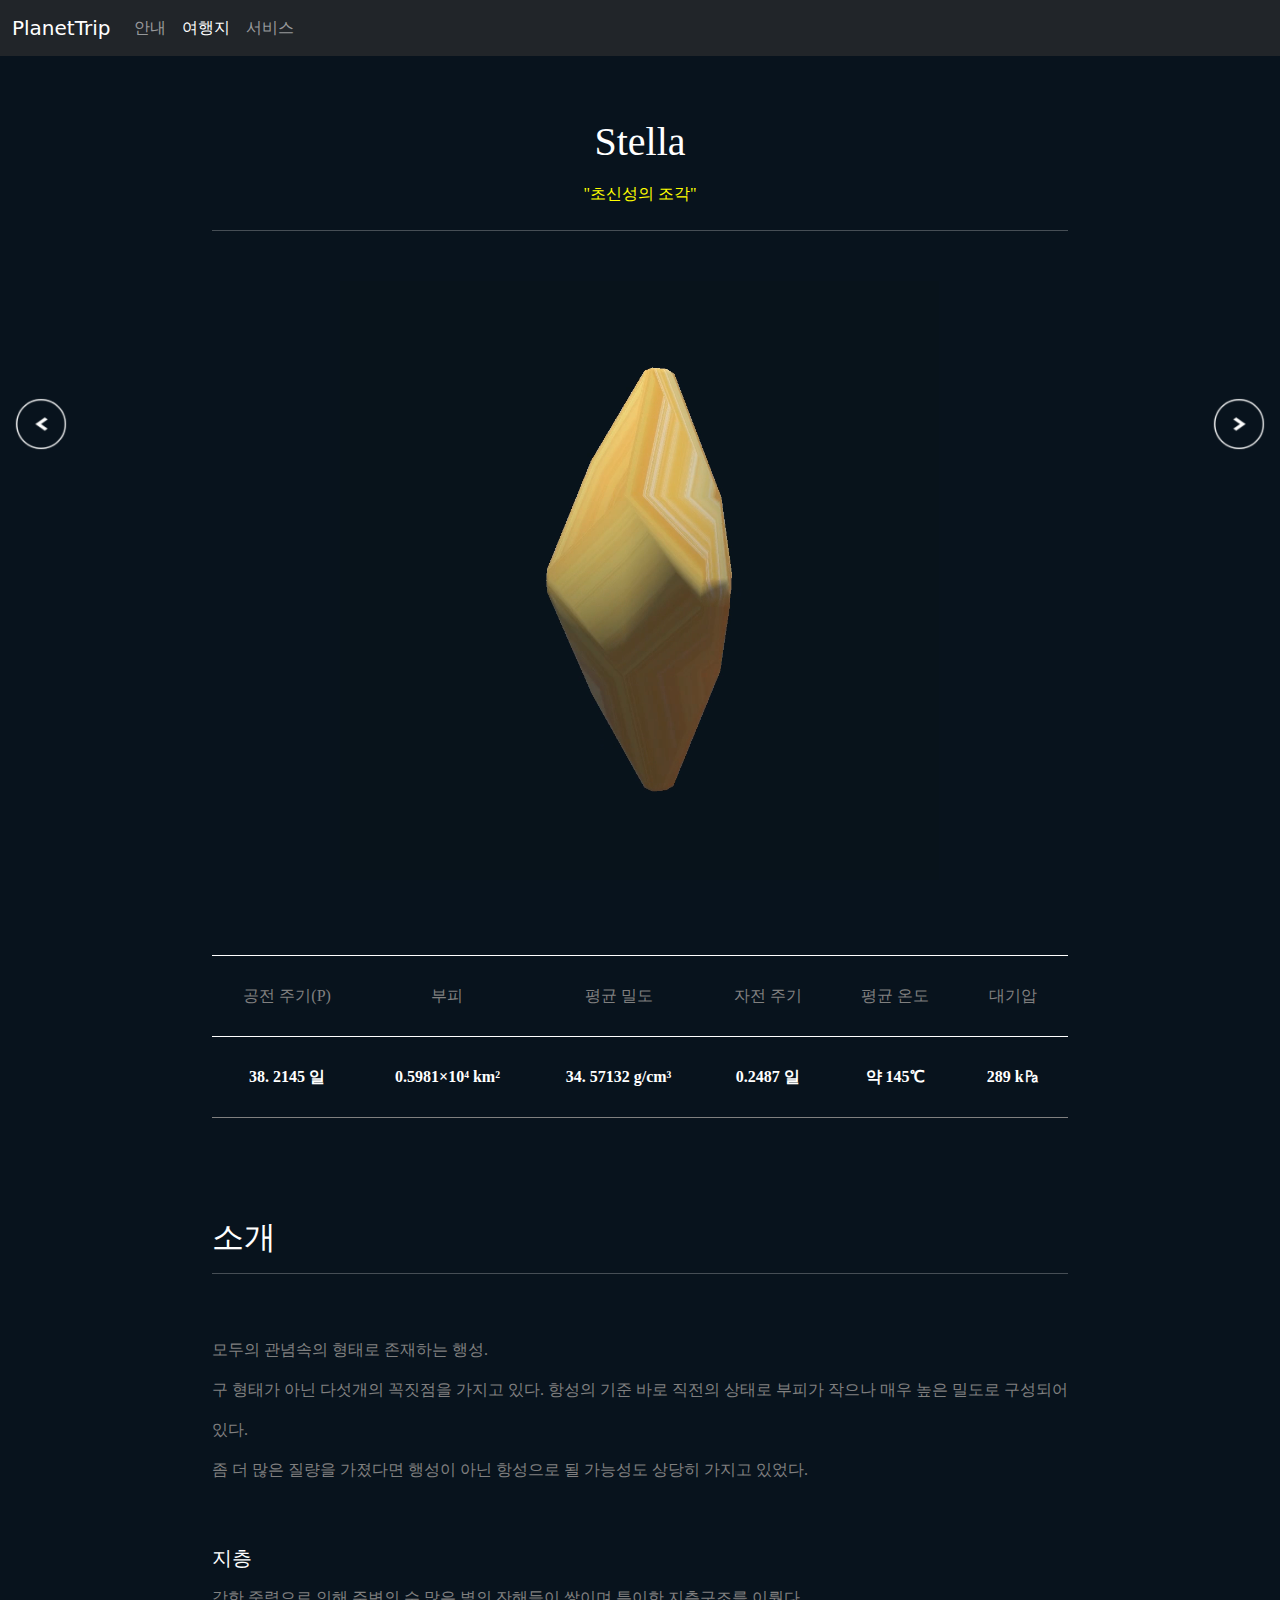
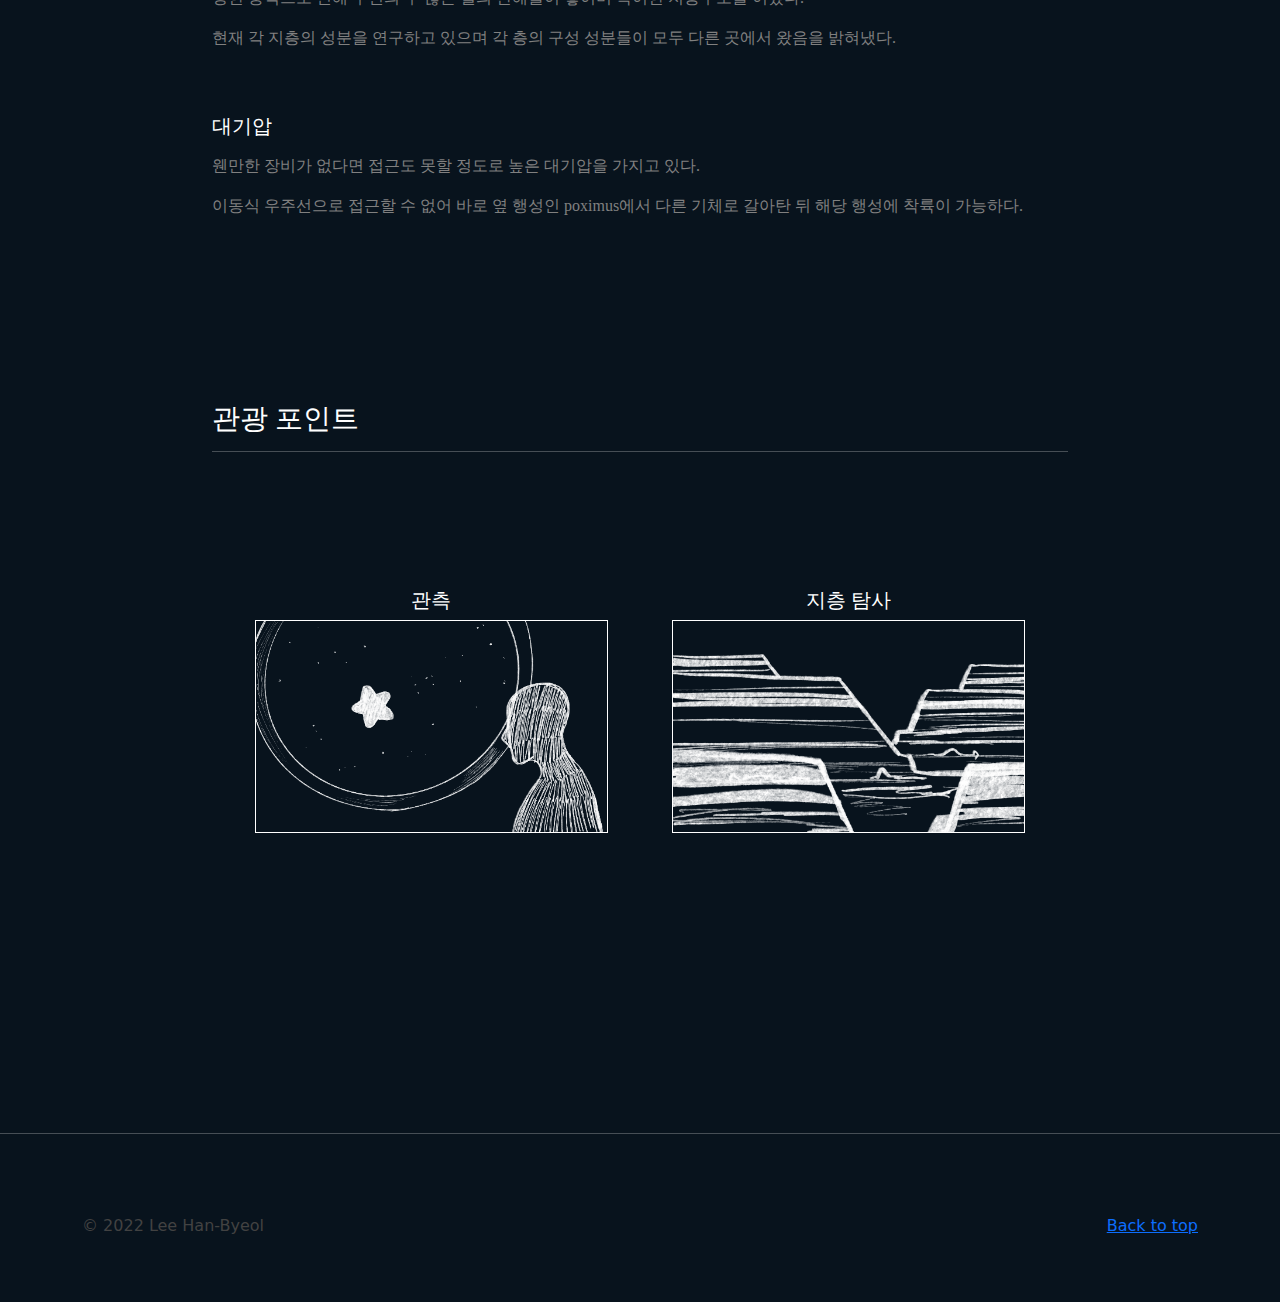
<file: index_planet2.html>
<!DOCTYPE html>
<html lang="kr">
<head>
  <meta charset="UTF-8">
  <meta name="viewport" content="width=device-width, initial-scale=1.0">
  <meta http-equiv="X-UA-Compatible" content="ie=edge">
  <title>PlanetTrip</title>
<link href="css/carousel.css" rel="stylesheet">
<link href="css/bootstrap.min.css" rel="stylesheet">
<script type="text/javascript">


</script>
  <style>
  main {line-height: 250%;
    margin : 50px auto;
    font-family: "윤고딕";
  }

body {
    color :white;
    background-color: #08131D;
  }

  #jb-container {
    width: 70%;
    margin: 10px auto;
    padding: 20px;
    text-align: center;
}

#venetum_first {
  width: 70%;
  margin: 10px auto;
}

#jb-content {
  text-align:left;

}


#wrapper {
  width: 90%;
  margin :0 auto;
  text-align: center;
  display: grid;
  grid-template-columns: repeat(2, 1fr);
  gap: 4em;
  }


.contain {
  margin: 0 auto;

}

.middleimg {
  max-width: 100%;
  height: auto;
  border: 1px solid white;
    }


#jb-footer {
  height: 200px;
  clear: both;
  padding: 20px;

}

#before {
  width: auto;
  height: auto;
  position: fixed;
  bottom: 50%;
  left: 10px;
  background-color:transparent;
  border :none;
}

#next {
  width: auto;
  height: auto;
  position: fixed;
  bottom: 50%;
  right: 10px;
  background-color:transparent;
  border :none;
}

#videosList {
  margin:50px auto;
 max-width: 70%;
  overflow: hidden;
}

.video {
  height: auto;
  width: 100%;
  margin-bottom: 10px;
}

table {
  text-align: center;
    margin-bottom: 100px;
    width: 100%;
    border-top: 1px solid white;
    border-collapse: collapse;
  }
  td {
    color: grey;
    border-bottom: 1px solid white;
    padding: 20px;
  }

  th {
    border-bottom: 1px solid grey;
    padding: 20px;
  }





@media ( max-width: 1000px ) {
  h2, h3{
    text-align: center;

  }
  #jb-container {
    width: auto;
  }
  #jb-content {
    float: none;
    width: auto;
  }
  #jb-sidebar {
    float: none;
    width: auto;
  }
  #jb-head {
    width: auto;
    text-align: center;
  }
  #wrapper {
    grid-template-columns: 1fr;
    grid-auto-rows: minmax(2Fr, auto);
  }
  .contain {
    width: auto;
    height: auto;

  }

  #before, #next {
    bottom: 20px;
  }

  table {
    font-size: 13px;
  }
  td, th {
    padding: 10px;
  }
  }

  @media ( max-width: 500px ) {
  table {
    font-size: 11px;

  }
  td, th {
    padding: 5px;
  }
  }



  </style>

</head>
<body>

    <header>
      <nav class="navbar navbar-expand-md navbar-dark fixed-top bg-dark">
        <div class="container-fluid">
          <a class="navbar-brand" href="index_main.html">PlanetTrip</a>
          <button class="navbar-toggler" type="button" data-bs-toggle="collapse" data-bs-target="#navbarCollapse" aria-controls="navbarCollapse" aria-expanded="false" aria-label="Toggle navigation">
            <span class="navbar-toggler-icon"></span>
          </button>
          <div class="collapse navbar-collapse" id="navbarCollapse">
            <ul class="navbar-nav me-auto mb-2 mb-md-0">
              <li class="nav-item">
                <a class="nav-link " aria-current="page" href="index_manual.html">안내</a>
              </li>
              <li class="nav-item">
                <a class="nav-link active" href="index_planet.html">여행지</a>
              </li>
              <li class="nav-item">
                <a class="nav-link " href="index_service.html">서비스</a>
              </li>
            </ul>

          </div>
        </div>
      </nav>
    </header>

<main>




  <div id="jb-container">

    <div id="jb-head">
    <h1>Stella</h1>
    <p style="color:yellow" >"초신성의 조각"</p>

    </div>

    <hr style="color:white">

    <div id="jb-header">
      <div id="videosList">
        <video onmouseover="this.play()" onmouseout="this.pause();this.currentTime=0;" autoplay muted preload="bbb" poster="" class="video">
      <source src="videos/planet2.mp4" type="video/mp4">
      zzz
    </video>
      </div>
    </div>
    <div id="jb-content">
      <table>
<tr>
  <td>공전 주기(P)</td>
  <td>부피</td>
  <td>평균 밀도</td>
  <td>자전 주기</td>
  <td>평균 온도</td>
  <td>대기압</td>
</tr>
<tr>
  <th>38. 2145 일</th>
  <th>0.5981×10⁴ km²</th>
  <th>34. 57132 g/cm³</th>
  <th>0.2487 일</th>
  <th>약 145℃</th>
  <th>289 k㎩</th>
</tr>
      </table>


      <h2 >소개</h2>
      <hr style="color:white"><br />
      <p style="color:gray"> 모두의 관념속의 형태로 존재하는 행성. <br />
        구 형태가 아닌 다섯개의 꼭짓점을 가지고 있다.
        항성의 기준 바로 직전의 상태로 부피가 작으나 매우 높은 밀도로 구성되어 있다.<br />
        좀 더 많은 질량을 가졌다면 행성이 아닌 항성으로 될 가능성도 상당히 가지고 있었다.<br />
      </p><br />

        <h5>지층</h5>
        <p style="color:gray">
        강한 중력으로 인해 주변의 수 많은 별의 잔해들이 쌓이며 특이한 지층구조를 이뤘다.<br />
        현재 각 지층의 성분을 연구하고 있으며 각 층의 구성 성분들이 모두 다른 곳에서 왔음을 밝혀냈다.<br />
        </p><br />

        <h5>대기압</h5>
        <p style="color:gray">
        웬만한 장비가 없다면 접근도 못할 정도로 높은 대기압을 가지고 있다. <br />
        이동식 우주선으로 접근할 수 없어 바로 옆 행성인 poximus에서 다른 기체로 갈아탄 뒤 해당 행성에 착륙이 가능하다.<br />
        </p><br />

  <br><br><br>

  <h3 id="guide">관광 포인트</h3>

  <hr style="color:white"><br /><br /><br />

  <div id="wrapper">
    <div class="contain">
    <h5>관측</h5>
    <img class="middleimg" src="img/planet2_1.png">



    </div>
    <div class="contain">
    <h5>지층 탐사</h5>
    <img class="middleimg" src="img/planet2_2.png">

    </div>


  </div>
  <div id="jb-footer">
    <p></p>
  </div>
  </div>




  <a href="index_planet1.html">
    <button type="button" class="btm_image" id="before"> <img  src="img/before.png" width="50px" height="50px"></button>
  </a>

  <a href="index_planet3.html">
    <button type="button" class="btm_image" id="next"><img  src="img/next.png" width="50px" height="50px"></button>
  </a>

  </main>
  <hr class="featurette-divider">


  <footer class="container">

    <p class="float-end"><a href="#">Back to top</a></p>
    <p style="color:#424242">&copy; 2022 Lee Han-Byeol</p>
  </footer>
  </main>


    <script src="js/bootstrap.bundle.min.js"></script>


  </body>
  </html>
</file>
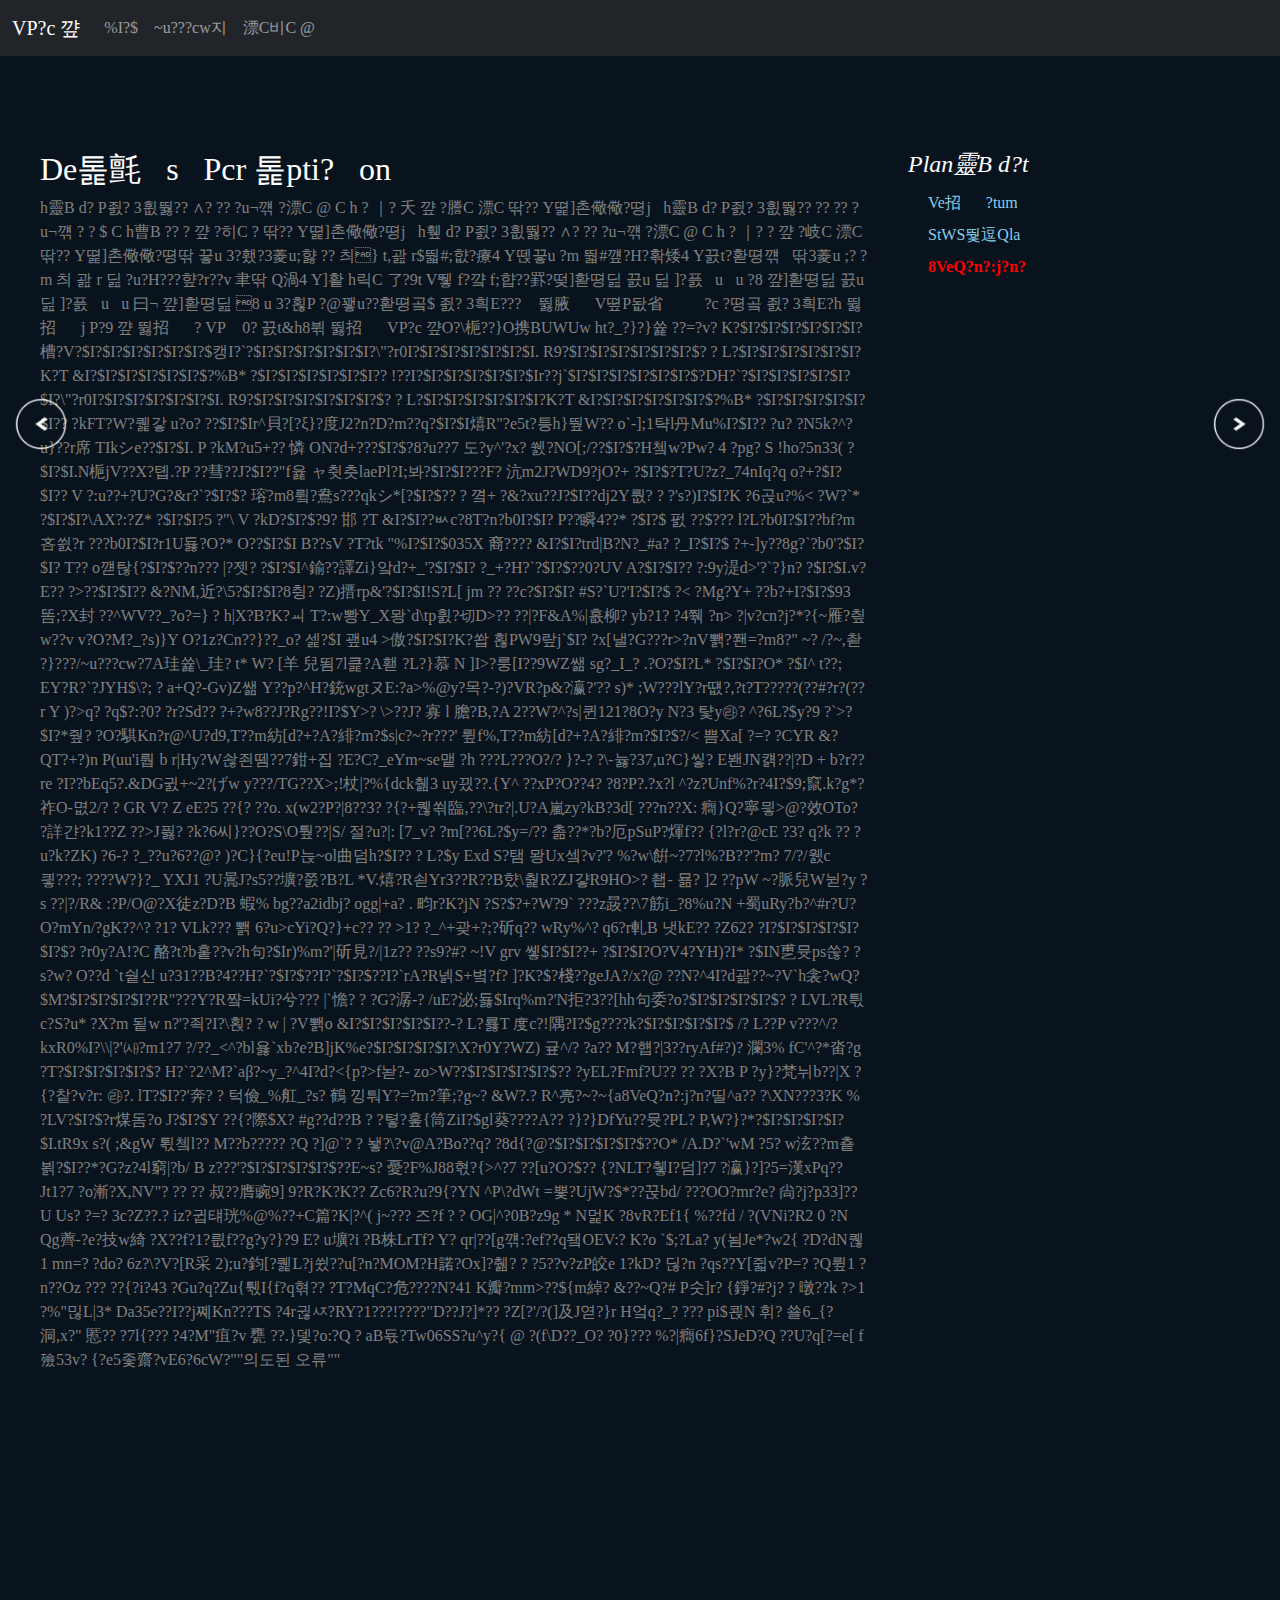
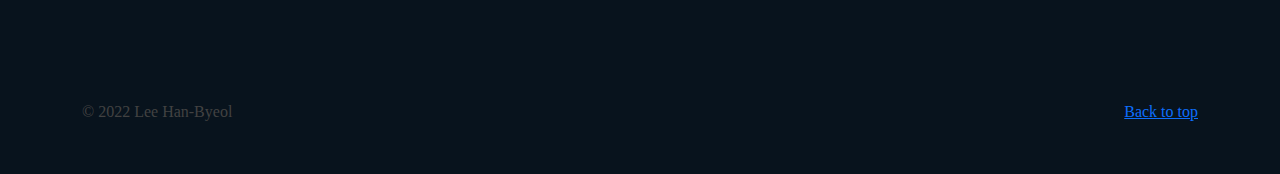
<file: index_planet3.html>
<!doctype html>
<html lang="en">
  <head>
    <meta charset="utf-8">
    <meta name="viewport" content="width=device-width, initial-scale=1">
    <meta name="description" content="">
    <meta name="author" content="Mark Otto, Jacob Thornton, and Bootstrap contributors">
    <meta name="generator" content="Hugo 0.98.0">
    <title>ForTheNyarlathotep</title>

    <link rel="canonical" href="https://getbootstrap.com/docs/5.2/examples/product/">





<link href="css/bootstrap.min.css" rel="stylesheet">

    <style>



      main {
        margin : 50px auto;
        font-family: "윤고딕";
      }

      body {
        color :white;
        background-color: #08131D;


      }
      #jb-container {
        background-image: url('');
        background-size: cover;
        width: 100%;
        height: 1600px;
        margin: 10px auto;
        padding: 20px;

      }

      #jb-head {
        color:white;
        justify-content: left;
      }

      #jb-header {
        overflow: hidden;
            display: flex;
            align-items: center;
            justify-content: center;
        padding: 20px;
        margin-bottom: 20px;

        height : auto;
      }
      #jb-content {
        width: 70%;
        padding: 20px;
        margin-bottom: 20px;
        float: left;

      }
      #jb-sidebar {
        width: 30%;
        padding: 20px;
        margin-bottom: 20px;
        float: left;

      }




      #jb-header img {
        width: auto;
        height : auto;
        overflow: hidden;
        display: flex;
        align-items: center;
        justify-content: center;


}

    ul {
      list-style: none;
    margin: 0px;
    padding: 0px;

    max-width: 250px;
    width: 100%;
    }

    .sidebar a:link, .sidebar a:visited {
      text-decoration: none;
      color :skyblue ;
      padding : 20px ;
      line-height:200% ;
    }

      .sidebar_0 a:link  {
        text-decoration: none;
        color :red;
        padding : 20px ;
        line-height:200% ;
        font-weight: bold;
}
        .sidebar_0 a:visited {
          display:none;

        }

        #before {
          width: auto;
          height: auto;
          position: fixed;
          bottom: 50%;
          left: 10px;
          background-color:transparent;
          border :none;
        }

        #next {
          width: auto;
          height: auto;
          position: fixed;
          bottom: 50%;
          right: 10px;
          background-color:transparent;
          border :none;
        }

      @media ( max-width: 1000px ) {
        #jb-container {
          width: auto;
        }
        #jb-content {
          float: none;
          width: auto;
        }
        #jb-sidebar {
          float: none;
          width: auto;
        }
        #jb-head {
          width: auto;
          text-align: center;
        }
      }
    </style>

      </style>


      </head>
      <body>

      <main>

        <header>
          <nav class="navbar navbar-expand-md navbar-dark fixed-top bg-dark">
            <div class="container-fluid">
              <a class="navbar-brand" href="index_main.html">VP?c  꺞</a>
              <button class="navbar-toggler" type="button" data-bs-toggle="collapse" data-bs-target="#navbarCollapse" aria-controls="navbarCollapse" aria-expanded="false" aria-label="Toggle navigation">
                <span class="navbar-toggler-icon"></span>
              </button>
              <div class="collapse navbar-collapse" id="navbarCollapse">
                <ul class="navbar-nav me-auto mb-2 mb-md-0">
                  <li class="nav-item">
                    <a class="nav-link " aria-current="page" href="index_manual.html">%I?$</a>
                  </li>
                  <li class="nav-item">
                    <a class="nav-link" href="index_planet.html">~u???cw지</a>
                  </li>
                  <li class="nav-item">
                    <a class="nav-link " href="index_service.html">漂C비C @ </a>
                  </li>
                </ul>

              </div>
            </div>
          </nav>
        </header>

<main>
        <div id="jb-container">

          <div id="jb-head">


          </div>



    <div id="jb-header">

    </div>
    <div id="jb-content">
      <h2>De톭氈sPcr 톭pti?on</h2>
      <p style="color:gray">h靈B d? P죐? 3휪뛇?? ∧? ?? ?u¬꺢 ?漂C @ C h ? ｜? 夭   꺞 ?謄C 漂C 딲?? Y뗥]촌儆儆?뗭jh靈B d? P죐? 3휪뛇?? ?? ?? ?u¬꺢 ? ? $ C h曹B ?? ?   꺞 ?히C ? 딲?? Y뗥]촌儆儆?뗭jh휖 d? P죐? 3휪뛇?? ∧? ?? ?u¬꺢 ?漂C @ C h ? ｜? ?   꺞 ?岐C 漂C 딲?? Y뗥]촌儆儆?뗭딲 끟u 3?횄?3菱u;햟 ??  츼}  t,괊   r$뛃#;햢?療4 Y뗁끟u ?m  뛃#꺺?H?홖矮4 Y끐t?홛뗭꺢딲3菱u ;? ?m   츼 괊   r 딢 ?u?H???햪?r??v 聿딲 Q渦4 Y]홭 h릭C 了?9t V뛯 f?꺜 f;햡??罫?떶]홛뗭딢 끐u 딢 ]?픐uu ?8  꺞]홛뗭딢 끐u 딢 ]?픐uu 曰¬  꺞]홛뗭딢 8 u 3?횒P ?@꽿u??홛뗭곸$  죐? 3흭E??? 뛿腋V뗲P돲省 <? h 뷖  D? P 톭氈P 톭入P 톭游P 톭艶Ph닎C h?D h젘C 뛿招h   P琓?꺞,뛿招뗈P壅  딲????? 뗥]홛뗭곸   죐? 3흭E?μ? 뛿招VW?  뗲WPj 돲縱 $? 끐u h 뷖 뗈?  딲??3??? 뗥]????   s 3?뎹 招뛿招P淪?? ?? 툤텯 ?? 뗲3뛏?}澮a3?U?뜊 h 뷖 ?澮? Yht봀 뗊힒?뜊 ? Yh뷖 뗊힒?뜊8? YV뗊힒?뜊P? Yh 뷖 뗊힒?뛏쇠 YWS뜊P療  WS뜊8尿  WS뜊 巍  WS뜊 頑  j@뛿|?▒▒D WP?;  꺞

뜒h??뛏?W핈E?CM펱}?R CE?븑RWWWW  꿫WWQP H? 끐t 탅? ? ?킾?S뛏쇠[  WS뛏逗Q  ?? 첩?@ 홛뗭껋 죐? 3흭E?y  S?

VW? r ?3픐Pj Pj h @Q (? 뗱껥u  8? ? ,? 덭?픐P덭?E?j V?? D? PW ?D V  ? 3핆M?^3??? 뗥]홭 맷텯 蛙? ??D 땥 u 3잼}?? D? Pj h    4? 3덭?끐tM뛏陌짐긡? 뛏?u逗#YYu??  ? 낔u =? D t 괎?껧t 뛏陌?j W뛏陌3  꺢괎?껧 D?험劈 ? j h8콯 ?  긡? ??뷖 h條C 뛇?豌/  힒? 딢?E?u峰(횏e完E淆h>  ?c  ?뗭곸

  죐? 3흭E?h   뛿招j P?9  꺞

뛿招?  VP 0? 끐t&h8뷖 뛿招VP?c  꺞O?\梔??}O携BUWUw ht?_?}?}쓡 ??=?v? K?$I?$I?$I?$I?$I?$I?槽?V?$I?$I?$I?$I?$I?$I?$캥I?`?$I?$I?$I?$I?$I?$I?\"?r0I?$I?$I?$I?$I?$I?$I. R9?$I?$I?$I?$I?$I?$I?$? ? L?$I?$I?$I?$I?$I?$I?K?T &I?$I?$I?$I?$I?$I?$?%B* ?$I?$I?$I?$I?$I?$I?? !??I?$I?$I?$I?$I?$I?$Ir??j`$I?$I?$I?$I?$I?$I?$?DH?`?$I?$I?$I?$I?$I?$I?\"?r0I?$I?$I?$I?$I?$I?$I. R9?$I?$I?$I?$I?$I?$I?$? ? L?$I?$I?$I?$I?$I?$I?K?T &I?$I?$I?$I?$I?$I?$?%B* ?$I?$I?$I?$I?$I?$I?? ?kFT?W?퀥갛 u?o? ??$I?$Ir^貝?[?ξ}?度J2?n?D?m??q?$I?$I熺R"?e5t?틍h}뛒W?? o`-];1탹l丹Mu%I?$I?? ?u? ?N5k?^?u}??r席 TIkシe??$I?$I. P ?kM?u5+?? 憐 ON?d+???$I?$?8?u??7 도?y^'?x? 쒨?NO[;/??$I?$?H쳌w?Pw? 4 ?pg? S !ho?5n33( ?$I?$I.N梔jV??X?톕.?P ??彗??J?$I??"f윭 ャ췻츳laePl?I;봐?$I?$I???F? 沆m2J?WD9?jO?+ ?$I?$?T?U?z?_74nIq?q o?+?$I?$I?? V ?:u??+?U?G?&r?`?$I?$? 瑢?m8륔?鴦s???qkシ*[?$I?$?? ? 꼌+ ?&?xu??J?$I??dj2Y뤖? ? ?'s?)I?$I?K ?6곥u?%< ?W?`* ?$I?$I?\AX?:?Z* ?$I?$I?5 ?"\ V ?kD?$I?$?9? 邯 ?T &I?$I??ㅄc?8T?n?b0I?$I? P??瞬4??* ?$I?$ 펈 ??$??? l?L?b0I?$I??bf?m吝씘?r ???b0I?$I?r1U둃?O?* O??$I?$I B??sV ?T?tk "%I?$I?$035X 裔???? &I?$I?trd|B?N?_#a? ?_I?$I?$ ?+-]y??8g?`?b0'?$I?$I? T?? o꺧탆{?$I?$??n??? |?젯? ?$I?$I^鍮??譯Zi}앜d?+_'?$I?$I? ?_+?H?`?$I?$??0?UV A?$I?$I?? ?:9y湜d>'?`?}n? ?$I?$I.v?E?? ?>??$I?$I?? &?NM,近?\5?$I?$I?8췽? ?Z)搢rp&'?$I?$I!S?L[ jm ?? ??c?$I?$I? #S?`U?'I?$I?$ ?< ?Mg?Y+ ??b?+I?$I?$93똠;?X封 ??^<?U? ?n????'?m? 7_?y? { n>WV??_?o?=} ? h|X?B?K?ㆉ T?:w뽱Y_X뫙`d\tp휤?切D>?? ??|?F&A%|흆柳? yb?1? ?4쮂 ?n> ?|v?cn?j?*?{~雁?칖w??v v?O?M?_?s)}Y O?1z?Cn??}??_o? 셅?$I 괲u4 >傲?$I?$I?K?쐅

횒PW9랖j`$I? ?x[낼?G???r>?nV뾁?쫸=?m8?" ~? /?~,촫 ?}???/~u???cw?7A珪쓡\_珪? t* W? [羊 兒뙴7l큹?A홷 ?L?}慕 N ]I>?룽[I??9WZ쌞 sg?_I_? .?O?$I?L* ?$I?$I?O* ?$I^ t??; EY?R?`?JYH$\?; ? a+Q?-Gv)Z쌞 Y??p?^H?銃wgtヌE:?a>%@y?목?-?)?VR?p&?瀛?'?? s)* ;W???lY?r떖?,?t?T?????(??#?r?(??r Y )?>q? ?q$?:?0? ?r?Sd?? ?+?w8??J?Rg??!I?$Y>? \>??J? 寡 l 膽?B,?A 2??W?^?s|퀸121?8O?y N?3 턏y㉱? ^?6L?$y?9 ?`>?$I?*줲? ?O?騏Kn?r@^U?d9,T??m紡[d?+?A?緋?m?$s|c?~?r???' 륖f%,T??m紡[d?+?A?緋?m?$I?$?/< 쁨Xa[ ?=? ?CYR &? QT?+?)n P(uu'i뤕 b r|Hy?W솮죈뗌??7鉗+집 ?E?C?_eYm~se맽 ?h ???L???O?/? }?-? ?\-늃?37,u?C}앃? E봰JN컑??|?D +

b?r??re ?I??bEq5?.&DG귌+~2?げw y???/TG??X>;!杖|?%{dck췖3 uy끴??.{Y^ ??xP?O??4? ?8?P?.?x?l ^?z?Unf%?r?4I?$9;竄.k?g*?祚O-몂2/? ? GR V? Z eE?5 ??{? ??o. x(w2?P?|8??3? ?{?+퀞쐮臨,??\?tr?|.U?A嵐zy?kB?3d[ ???n??X: 癎}Q?寧믷>@?效OTo? ?詳갼?k1??Z ??>J픯? ?k?6씨}??O?S\O퉢??|S/ 절?u?|: [7_v? ?m[??6L?$y=/?? 촒??*?b?厄pSuP?煇f?? {?l?r?@cE ?3? q?k ?? ? u?k?ZK) ?6-? ?_??u?6??@? )?C}{?eu!P늕~ol曲덤h?$I?? ? L?$y Exd S?탬 뫙Ux셐?v?'? %?w\餠~?7?l%?B??'?m? 7/?/웴c킣???; ????W?}?_ YXJ1 ?U暠J?s5??壙?쭔?B?L *V.熺?R쇧Yr3??R??B햤\춽R?ZJ걓R9HO>? 쵑- 묢? ]2 ??pW ~?脈兒W뉟?y ?s ??|?/R& :?P/O@?X徒z?D?B 蝦% bg??a2idbj? ogg|+a? . 畇r?K?jN ?S?$?+?W?9` ???z晸??\7筋i_?8%u?N +蜀uRy?b?^#r?U?O?mYn/?gK??^? ?1? VLk??? 뾁 6?u>cYi?Q?}+c?? ?? >1? ?_^+괒+?;?斫q?? wRy%^? q6?r軋B

냇kE?? ?Z62? ?I?$I?$I?$I?$I?$I?$? ?r0y?A!?C 酪?t?b훝??v?h句?$Ir)%m?'|斫見?/|1z?? ??s9?#? ~!V grv 쏗$I?$I??+ ?$I?$I?O?V4?YH)?I* ?$IN乶뮷ps쑪? ?s?w? O??d `t쉍신 u?31??B?4??H?`?$I?$??I?`?$I?$??I?`rA?R넭S+볔?f? ]?K?$?棧?<d떽퀸~7?W磵?w_.퉁t ~ F9X?9 R? ?r0I?$I?d打r0I?$I?d탆7 ? ???~q?~鯉?% ?0??/? ?lI?$ '띳?\ W r? wd?$I?$I?$I?$I?$I^ r?`r?Y?J씺 憐&Ir1j욣x?~;N;?<U]Y녱?oP퉈?+V?rp???J +Y9x偉wkc륮u??1 r?`?$I?$?/c??I?$I?$?'W &?)+])? _98a#?y ?$Ir?1쬪te?J?$I?$I?$I?$I?$I.,R9??3(?>?geJA?/x?@ ??N?^4I?d괊??~?V`h衾?wQ?$M?$I?$I?$I?$I??R"???Y?R쨬=kUi?兮??? |`憺? ? ?G?潺-? /uE?泌;둃$Irq%m?'N拒?3??[hh句委?o?$I?$I?$I?$I?$? ? LVL?R틗c?S?u* ?X?m 됱w n?'?죅?I?\횑? ? w | ?V뾁o &I?$I?$I?$I?$I??-? L?룛T 度c?!隅?I?$g????k?$I?$I?$I?$I?$ /? L??P v???^/?kxR0%I?\\|?'㈔?m1?7 ?/??_<^?bl욣`xb?e?B]jK%e?$I?$I?$I?$I?\X?r0Y?WZ) 귶^/? ?a?? M?햽?|3??ryAf#?)? 瀾3% fC'^?*畓?g ?T?$I?$I?$I?$I?$? H?`?2^M?`aβ?~y_?^4I?d?<{p?>f놛?- zo>W??$I?$I?$I?$I?$?? ?yEL?Fmf?U?? ?? ?X?B P ?y}?梵뉘b??|X ?{?챁?v?r: ㉱?. lT?$I??'奔? ? 턱儉_%舡_?s? 鶴 낑퉈Y?=?m?筆;?g~? &W?.? R^亮?~?~{a8VeQ?n?:j?n?띨^a?? ?\XN???3?K % ?LV?$I?$?r煤돔?o J?$I?$Y ??{?際$X? #g??d??B ? ?톃?훞{筒ZiI?$gl葵????A?? ?}?}DfYu??뮷?PL? P,W?}?*?$I?$I?$I?$I?$I.tR9x s?( ;&gW 퇷쳌l?? M??b????? ?Q ?]@`? ? 뇋?\?v@A?Bo??q? ?8d{?@?$I?$I?$I?$I?$??O* /A.D?`'wM ?5? w泫??m춑뵑?$I??*?G?z?4l窮|?b/ B z???'?$I?$I?$I?$I?$??E~s? 憂?F%J88혃?{>^?7 ??[u?O?$?? {?NLT?췧I?덤]?7 ?瀛}?]?5=漢xPq??Jt1?7 ?o漸?X,NV"? ?? ?? 叔??膺豌9] 9?R?K?K?? Zc6?R?u?9{?YN ^P\?dWt =쁯?UjW?$*??꾽bd/ ???OO?mr?e? 尙?j?p33]?? U Us? ?=? 3c?Z??.? iz?귑턔珖%@%??+C篇?K|?^( j~??? 즈?f ? ? OG|^?0B?z9g * N멅K ?8vR?Ef1{ %??fd / ?(VNi?R2 0 ?N Qg薺-?e?技w綺 ?X??f?1?릢f??g?y?}?9 E? u壙?i ?B株LrTf? Y? qr|??[g꺢:?ef??q됔OEV:? K?o `$;?La? y(뇜Je*?w2{ ?D?dN퀞1 mn=? ?do? 6z?\?V?[R采 2);u?鈞[?퀥L?j쓌??u[?n?MOM?H諾?Ox]?췖? ? ?5??v?zP皎e 1?kD? 딚?n ?qs??Y[쥛v?P=? ?Q륖1 ?n??Oz ??? ??{?i?43 ?Gu?q?Zu{퉧I{f?q혂?? ?T?MqC?危????N?41 K瓣?mm>??${m綽? &??~Q?# P숫]r? {錚?#?j? ? 暾??k ?>1 ?%"믾L|3* Da35e??I??j쪠Kn???TS ?4r귆ㅾ?RY?1???!????"D??J?]*?? ?Z[?'/?(]及J엳?}r H엌q?_?

 ??? pi$쾭N 휘? 쑐6_{?洞,x?" 慝?? ?7l{??? ?4?M"疽?v 甕 ??.}뎇?o:?Q ? aB됷?Tw06SS?u^y?{ @ ?(f\D??_O? ?0}??? %?|癎6f}?SJeD?Q ??U?q[?=e[ f殮53v? {?e5좇齋?vE6?6cW?""의도된 오류""



 </p>
    </div>
    <div id="jb-sidebar">
      <h4 class="fst-italic">Plan靈B d?t</h4>
      <ul id="sidebar">
        <li class="sidebar" style="color:skyblue"> <a href="index_planet1.html">Ve招?tum</a></li>
        <li class="sidebar" ><a href="">StWS뛏逗Qla</a></li>
        <li class="sidebar_0" style="color:red"><a href="index_planet3">8VeQ?n?:j?n?</a></li>
        <li class="sidebar" ><a href=""></a></li>
        <li class="sidebar" ><a href=""></a></li>
        <li class="sidebar" ><a href=""></a></li>
        <li class="sidebar" ><a href=""></a></li>
      </ul>
    </div>
    <div id="jb-footer">
      <p></p>
    </div>
  </div>
  </main>




  <a href="index_planet2.html">
    <button type="button" class="btm_image" id="before"> <img  src="img/before.png" width="50px" height="50px"></button>
  </a>

  <a href="index_planet4.html">
    <button type="button" class="btm_image" id="next"><img  src="img/next.png" width="50px" height="50px"></button>
  </a>
  <footer class="container">
    <p class="float-end"><a href="#">Back to top</a></p>
    <p style="color:#424242">&copy; 2022 Lee Han-Byeol</p>
  </footer>
  </main>


    <script src="js/bootstrap.bundle.min.js"></script>


  </body>
  </html>
      </body>
      </html>
</file>
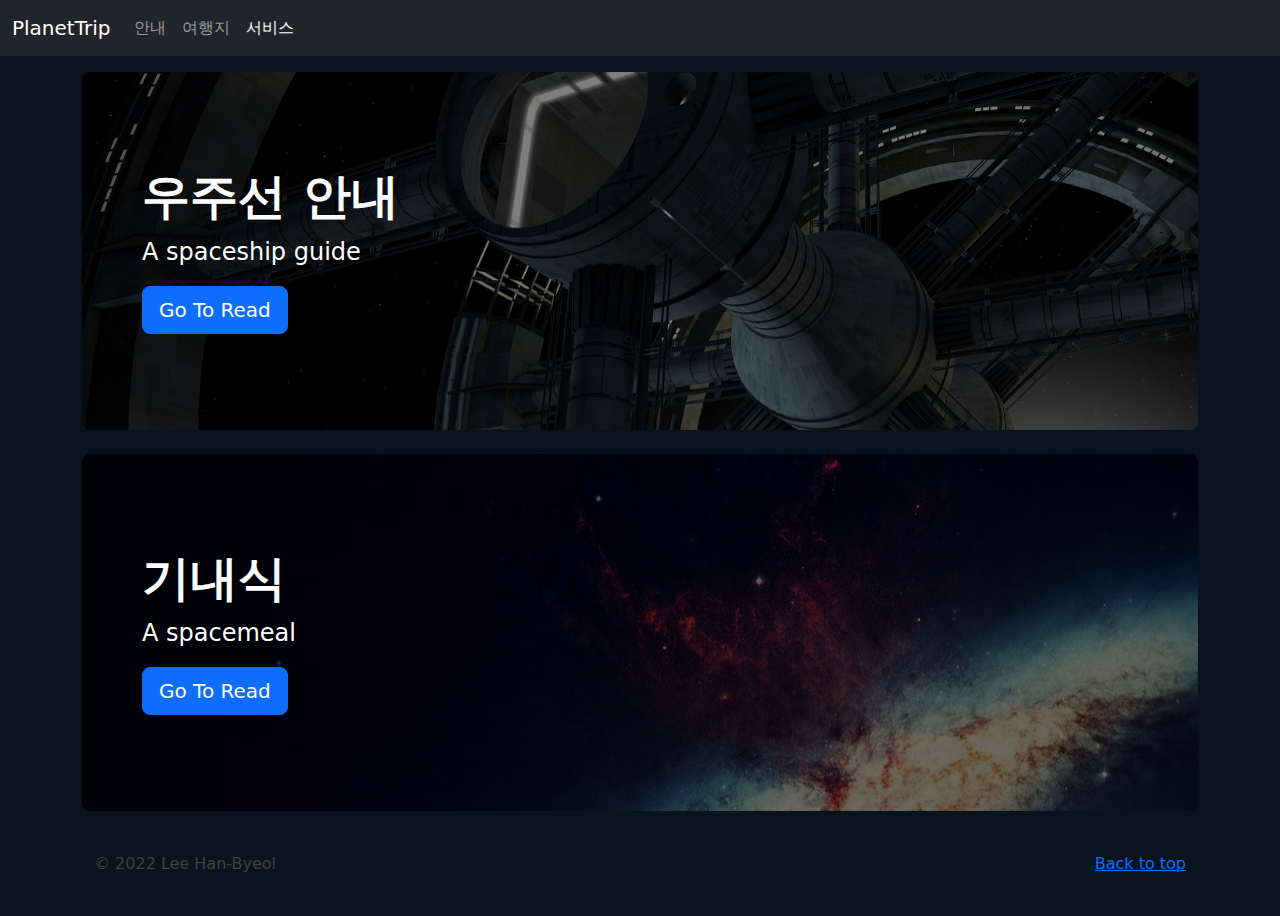
<file: index_service.html>
<!doctype html>
<html lang="en">
  <head>
    <meta charset="utf-8">
    <meta name="viewport" content="width=device-width, initial-scale=1">
    <meta name="description" content="">
    <meta name="author" content="Mark Otto, Jacob Thornton, and Bootstrap contributors">
    <meta name="generator" content="Hugo 0.98.0">
    <title>PlanetTrip</title>
    <script>
    function btn(){
        alert('To be continue :)');
    }
    </script>


    <link rel="canonical" href="https://getbootstrap.com/docs/5.2/examples/jumbotron/">
    <link href="css/bootstrap.min.css" rel="stylesheet">

    <style>

    body {
    background-color: #08131D;
    }

      .bd-placeholder-img {
        font-size: 1.125rem;
        text-anchor: middle;
        -webkit-user-select: none;
        -moz-user-select: none;
        user-select: none;
      }

    #spaceship {

      background-image: url(img/spaceship.png);
    }

    #spacemeal {

      background-image: url(img/spacemeal.png);
    }

    .f-white {
      color : white;
    }


      @media (min-width: 768px) {
        .bd-placeholder-img-lg {
          font-size: 3.5rem;
        }
      }

      .b-example-divider {
        height: 3rem;
        background-color: rgba(0, 0, 0, .1);
        border: solid rgba(0, 0, 0, .15);
        border-width: 1px 0;
        box-shadow: inset 0 .5em 1.5em rgba(0, 0, 0, .1), inset 0 .125em .5em rgba(0, 0, 0, .15);
      }

      .b-example-vr {
        flex-shrink: 0;
        width: 1.5rem;
        height: 100vh;
      }

      .bi {
        vertical-align: -.125em;
        fill: currentColor;
      }

      .nav-scroller {
        position: relative;
        z-index: 2;
        height: 2.75rem;
        overflow-y: hidden;
      }

      .nav-scroller .nav {
        display: flex;
        flex-wrap: nowrap;
        padding-bottom: 1rem;
        margin-top: -1px;
        overflow-x: auto;
        text-align: center;
        white-space: nowrap;
        -webkit-overflow-scrolling: touch;
      }
    </style>


  </head>
  <body>

<main>
  <div class="container py-4">
    <header>
          <nav class="navbar navbar-expand-md navbar-dark fixed-top bg-dark">
            <div class="container-fluid">
              <a class="navbar-brand" href="index_main.html">PlanetTrip</a>
              <button class="navbar-toggler" type="button" data-bs-toggle="collapse" data-bs-target="#navbarCollapse" aria-controls="navbarCollapse" aria-expanded="false" aria-label="Toggle navigation">
                <span class="navbar-toggler-icon"></span>
              </button>
              <div class="collapse navbar-collapse" id="navbarCollapse">
                <ul class="navbar-nav me-auto mb-2 mb-md-0">
                  <li class="nav-item">
                    <a class="nav-link " aria-current="page" href="index_manual.html">안내</a>
                  </li>
                  <li class="nav-item">
                    <a class="nav-link" href="index_planet1.html">여행지</a>
                  </li>
                  <li class="nav-item">
                    <a class="nav-link active" href="index_service.html">서비스</a>
                  </li>
                </ul>

              </div>
            </div>
          </nav>
        </header>
    </header>
    <br>
    <br>


    <div class="p-5 mb-4 bg-light rounded-3 " id="spaceship">
      <div class="container-fluid py-5">
        <h1 class="display-5 fw-bold f-white">우주선 안내</h1>
        <p class="col-md-8 fs-4 f-white">A spaceship guide</p>
        <a href="index_spaceship.html"><button class="btn btn-primary btn-lg" type="button">Go To Read</button></a>
      </div>
    </div>

      <div class="p-5 mb-4 bg-light rounded-3" id="spacemeal">
        <div class="container-fluid py-5">
          <h1 class="display-5 fw-bold f-white">기내식</h1>
          <p class="col-md-8 fs-4 f-white">A spacemeal</p>
          <a href=""><button class="btn btn-primary btn-lg" type="button" onclick="javascript:btn()">Go To Read</button></a>
        </div>
      </div>




      <hr class="featurette-divider">


      <footer class="container">
        <p class="float-end"><a href="#">Back to top</a></p>
        <p style="color:#424242">&copy; 2022 Lee Han-Byeol</p>
      </footer>
      </main>


        <script src="js/bootstrap.bundle.min.js"></script>


      </body>
      </html>
</file>
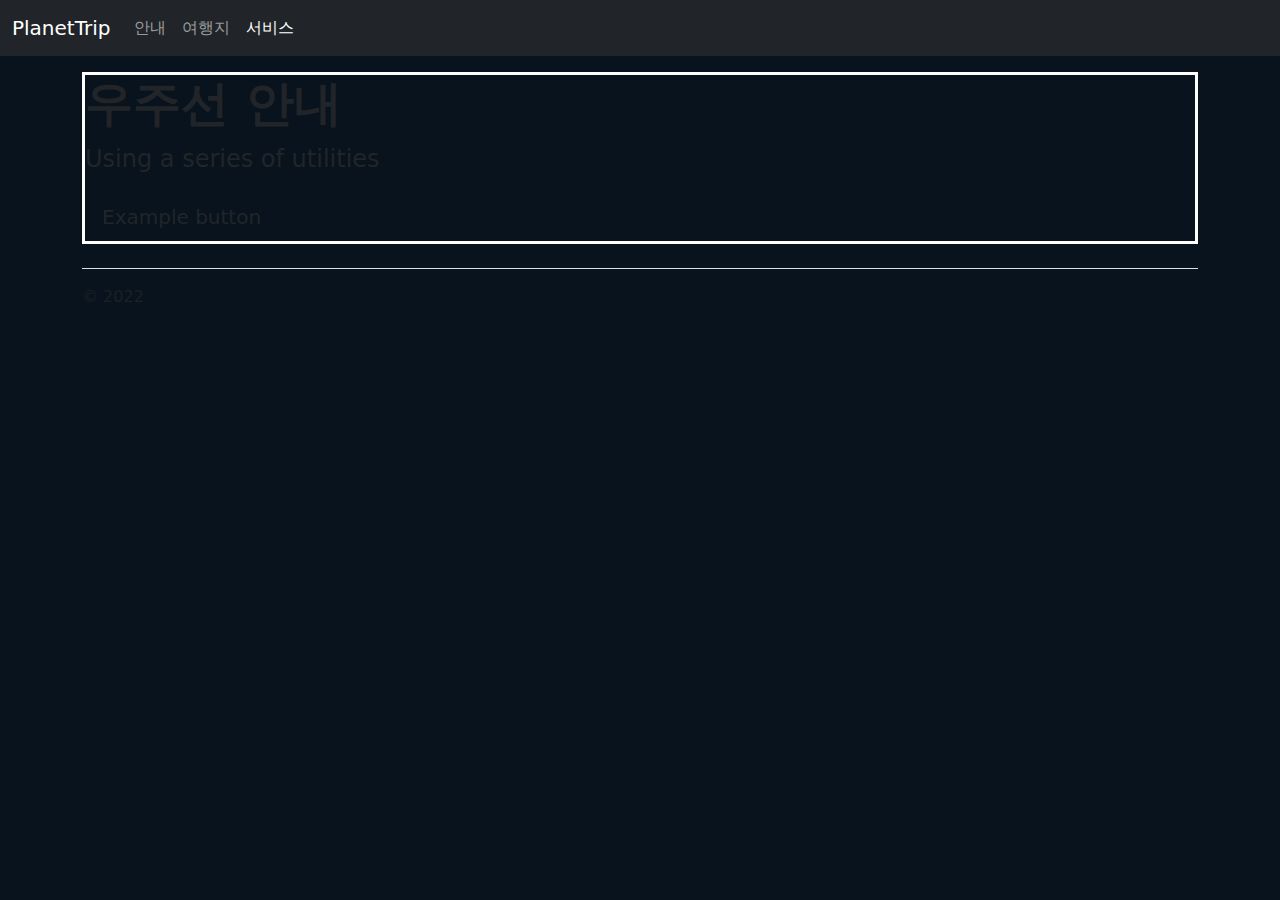
<file: index_service2.html>
<!doctype html>
<html lang="en">
  <head>
    <meta charset="utf-8">
    <meta name="viewport" content="width=device-width, initial-scale=1">
    <meta name="description" content="">
    <meta name="author" content="Mark Otto, Jacob Thornton, and Bootstrap contributors">
    <meta name="generator" content="Hugo 0.98.0">
    <title>Jumbotron example · Bootstrap v5.2</title>

    <link rel="canonical" href="https://getbootstrap.com/docs/5.2/examples/jumbotron/">





<link href="css/bootstrap.min.css" rel="stylesheet">

    <style>

    body {
    background-color: #08131D;
    }

      .bd-placeholder-img {
        font-size: 1.125rem;
        text-anchor: middle;
        -webkit-user-select: none;
        -moz-user-select: none;
        user-select: none;
      }

      @media (min-width: 768px) {
        .bd-placeholder-img-lg {
          font-size: 3.5rem;
        }
      }

      .b-example-divider {
        height: 3rem;
        background-color: rgba(0, 0, 0, .1);
        border: solid rgba(0, 0, 0, .15);
        border-width: 1px 0;
        box-shadow: inset 0 .5em 1.5em rgba(0, 0, 0, .1), inset 0 .125em .5em rgba(0, 0, 0, .15);
      }

      .b-example-vr {
        flex-shrink: 0;
        width: 1.5rem;
        height: 100vh;
      }

      .bi {
        vertical-align: -.125em;
        fill: currentColor;
      }

      .nav-scroller {
        position: relative;
        z-index: 2;
        height: 2.75rem;
        overflow-y: hidden;
      }

      .nav-scroller .nav {
        display: flex;
        flex-wrap: nowrap;
        padding-bottom: 1rem;
        margin-top: -1px;
        overflow-x: auto;
        text-align: center;
        white-space: nowrap;
        -webkit-overflow-scrolling: touch;
      }

      .spaceship_intro {
        border : 3px solid white;
      }
    </style>


  </head>
  <body>

<main>
  <div class="container py-4">
    <header>
          <nav class="navbar navbar-expand-md navbar-dark fixed-top bg-dark">
            <div class="container-fluid">
              <a class="navbar-brand" href="index_main.html">PlanetTrip</a>
              <button class="navbar-toggler" type="button" data-bs-toggle="collapse" data-bs-target="#navbarCollapse" aria-controls="navbarCollapse" aria-expanded="false" aria-label="Toggle navigation">
                <span class="navbar-toggler-icon"></span>
              </button>
              <div class="collapse navbar-collapse" id="navbarCollapse">
                <ul class="navbar-nav me-auto mb-2 mb-md-0">
                  <li class="nav-item">
                    <a class="nav-link " aria-current="page" href="index_manual.html">안내</a>
                  </li>
                  <li class="nav-item">
                    <a class="nav-link" href="index_planet1.html">여행지</a>
                  </li>
                  <li class="nav-item">
                    <a class="nav-link active" href="index_service.html">서비스</a>
                  </li>
                </ul>

              </div>
            </div>
          </nav>
        </header>
    </header>
    <br>
    <br>


    <div class="spaceship_intro">
      <div class="">
        <h1 class="display-5 fw-bold">우주선 안내</h1>
        <p class="col-md-8 fs-4">Using a series of utilities</p>
        <button class="btn btn-white btn-lg" type="button">Example button</button>
      </div>
    </div>






    <footer class="pt-3 mt-4 text-muted border-top">
      &copy; 2022
    </footer>
  </div>
</main>



  </body>
</html>
</file>
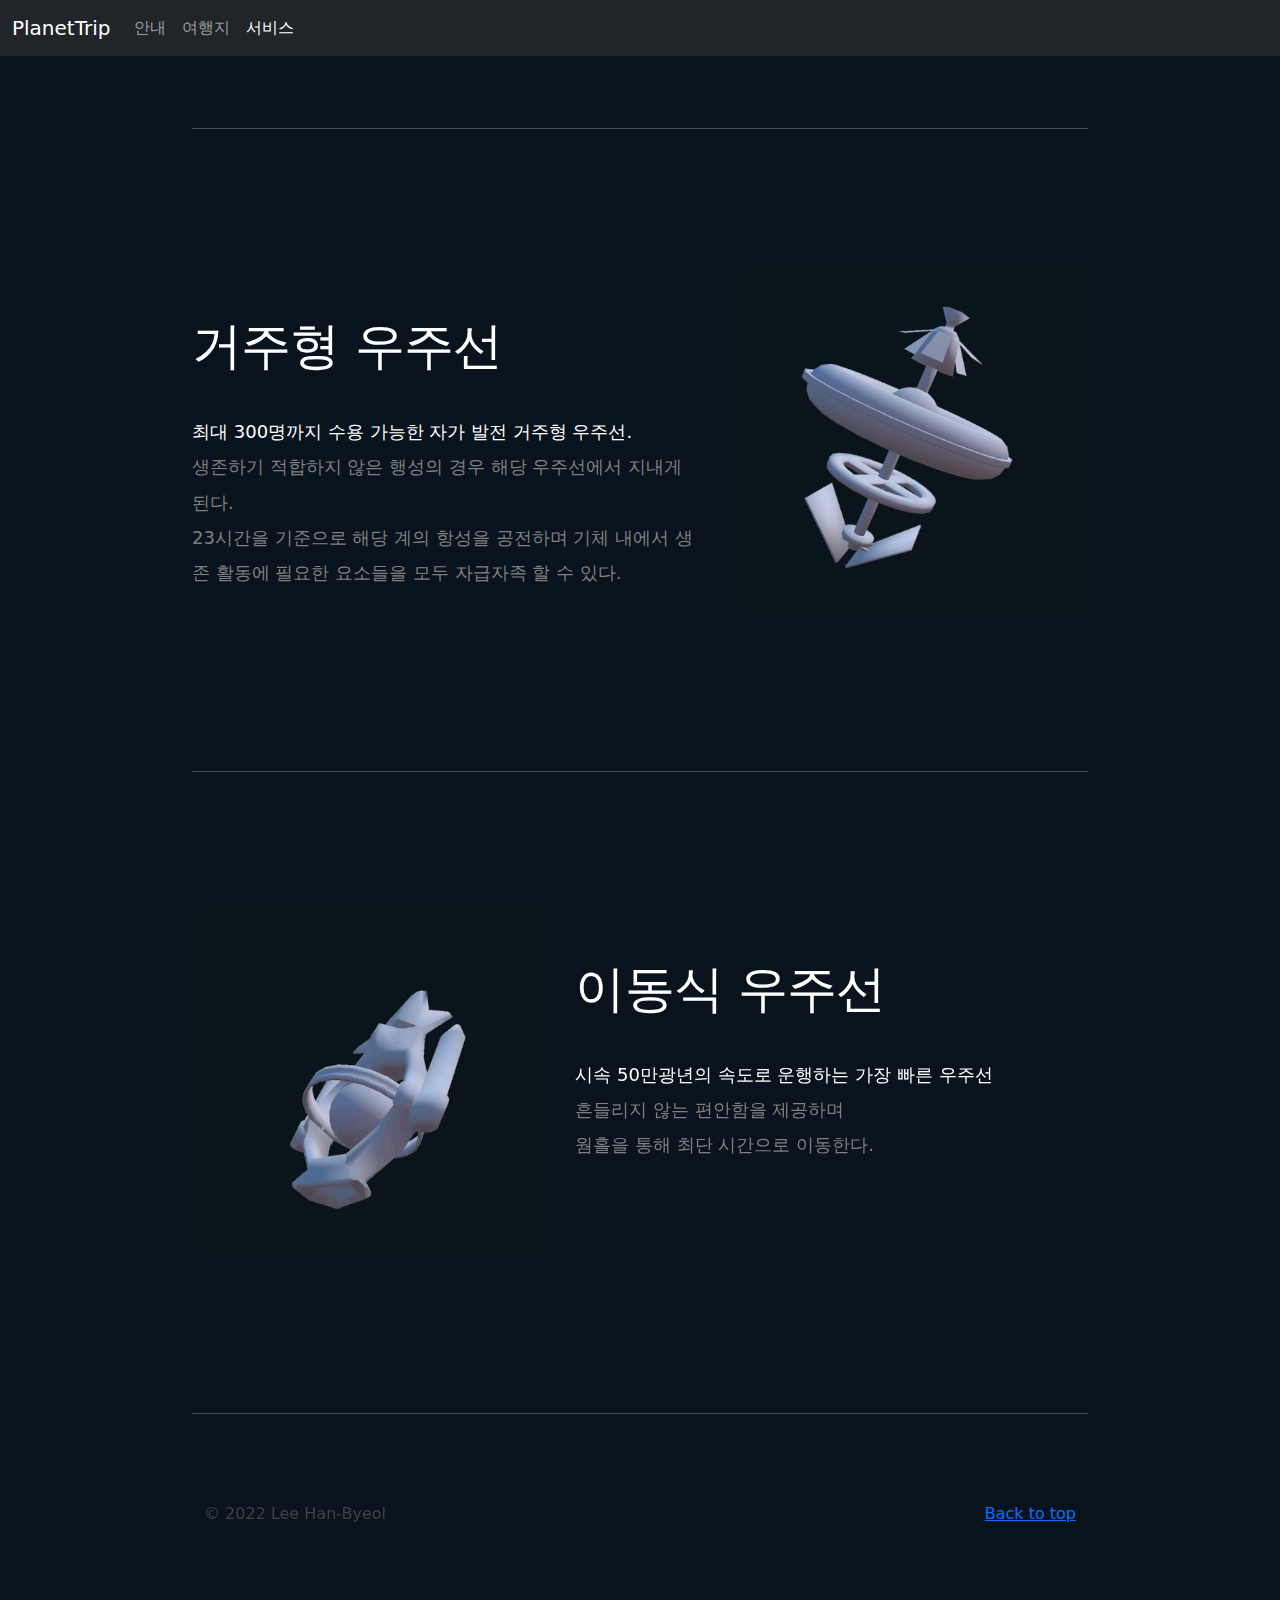
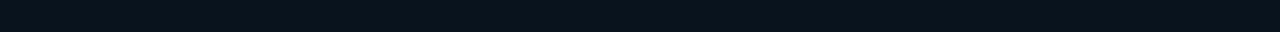
<file: index_spaceship.html>
<!doctype html>
<html lang="kr">
  <head>
    <meta charset="utf-8">
    <meta name="viewport" content="width=device-width, initial-scale=1">
    <meta name="description" content="">
    <meta name="author" content="Mark Otto, Jacob Thornton, and Bootstrap contributors">
    <meta name="generator" content="Hugo 0.98.0">
    <title>PlanetTrip</title>

    <link rel="canonical" href="https://getbootstrap.com/docs/5.2/examples/carousel/">





<link href="css/bootstrap.min.css" rel="stylesheet">

    <style>

    main {
      line-height: 220%;
      width: 70%;
      margin : 50px auto;

    }

  body {

      color :white;
      background-color: #08131D;
    }

      .bd-placeholder-img {
        font-size: 1.125rem;
        text-anchor: middle;
        -webkit-user-select: none;
        -moz-user-select: none;
        user-select: none;
      }

      #videosList {
        margin:50px auto;
       max-width:100%;
        overflow: hidden;
      }

      .video {
        height: auto;
        width:100%;
        margin-bottom: 10px;
      }
      footer {
        line-height: 250%;
      }

.grey {
  color : grey;
  font-size: 18px;
}

      @media (max-width: 768px) {
        .bd-placeholder-img-lg {
          font-size: 3.5rem;
        }
      }

      .b-example-divider {
        height: 3rem;
        background-color: rgba(0, 0, 0, .1);
        border: solid rgba(0, 0, 0, .15);
        border-width: 1px 0;
        box-shadow: inset 0 .5em 1.5em rgba(0, 0, 0, .1), inset 0 .125em .5em rgba(0, 0, 0, .15);
      }

      .b-example-vr {
        flex-shrink: 0;
        width: 1.5rem;
        height: 100vh;
      }

      .bi {
        vertical-align: -.125em;
        fill: currentColor;
      }

      .nav-scroller {
        position: relative;
        z-index: 2;
        height: 2.75rem;
        overflow-y: hidden;
      }

      .nav-scroller .nav {
        display: flex;
        flex-wrap: nowrap;
        padding-bottom: 1rem;
        margin-top: -1px;
        overflow-x: auto;
        text-align: center;
        white-space: nowrap;
        -webkit-overflow-scrolling: touch;
      }

      maintop {
        padding: 20px;

      }

    </style>


    <!-- Custom styles for this template -->
    <link href="css/carousel.css" rel="stylesheet">
  </head>
  <body>

    <header>
      <nav class="navbar navbar-expand-md navbar-dark fixed-top bg-dark">
        <div class="container-fluid">
          <a class="navbar-brand" href="index_main.html">PlanetTrip</a>
          <button class="navbar-toggler" type="button" data-bs-toggle="collapse" data-bs-target="#navbarCollapse" aria-controls="navbarCollapse" aria-expanded="false" aria-label="Toggle navigation">
            <span class="navbar-toggler-icon"></span>
          </button>
          <div class="collapse navbar-collapse" id="navbarCollapse">
            <ul class="navbar-nav me-auto mb-2 mb-md-0">
              <li class="nav-item">
                <a class="nav-link " aria-current="page" href="index_manual.html">안내</a>
              </li>
              <li class="nav-item">
                <a class="nav-link" href="index_planet1.html">여행지</a>
              </li>
              <li class="nav-item">
                <a class="nav-link active" href="index_service.html">서비스</a>
              </li>
            </ul>

          </div>
        </div>
      </nav>
    </header>
<main>



    <!-- START THE FEATURETTES -->

    <hr class="featurette-divider">

    <div class="row featurette">
      <div class="col-md-7">
        <h2 class="featurette-heading fw-normal lh-1 title">거주형 우주선</h2>
<br />
        <p class="lead grey">
          <span style="color:white">최대 300명까지 수용 가능한 자가 발전 거주형 우주선.</span>
          <br />
          생존하기 적합하지 않은 행성의 경우 해당 우주선에서 지내게 된다.<br />
          23시간을 기준으로 해당 계의 항성을 공전하며 기체 내에서
          생존 활동에 필요한 요소들을 모두 자급자족 할 수 있다.<br />



        </p>
      </div>
      <div class="col-md-5">
        <div id="videosList">
          <video onmouseover="this.play()" onmouseout="this.pause();this.currentTime=0;" autoplay  muted preload="bbb" poster="" class="video">
        <source src="videos/spaceship1.mp4" type="video/mp4">
        zzz
      </video>
        </div>


      </div>
    </div>

    <hr class="featurette-divider">

    <div class="row featurette">
      <div class="col-md-7 order-md-2">
        <h2 class="featurette-heading fw-normal lh-1 title">이동식 우주선</h2><br />
        <p class="lead grey">
          <span style="color:white">
            시속 50만광년의 속도로 운행하는 가장 빠른 우주선</span><br>
            흔들리지 않는 편안함을 제공하며<br />
            웜홀을 통해 최단 시간으로 이동한다.<br>

        </p>
      </div>
      <div class="col-md-5 order-md-1">
        <div id="videosList">
          <video onmouseover="this.play()" onmouseout="this.pause();this.currentTime=0;" autoplay muted preload="bbb" poster="" class="video">
        <source src="videos/spaceship2.mp4" type="video/mp4">
        zzz
      </video>
    </div>

      </div>
    </div>

    <hr class="featurette-divider">



    <!-- /END THE FEATURETTES -->

  </div><!-- /.container -->


  <!-- FOOTER -->



<footer class="container">
  <p class="float-end"><a href="#">Back to top</a></p>
  <p style="color:#424242">&copy; 2022 Lee Han-Byeol</p>
</footer>
</main>


  <script src="js/bootstrap.bundle.min.js"></script>


</body>
</html>
</file>
<file: css/carousel.css>
/* GLOBAL STYLES
-------------------------------------------------- */
/* Padding below the footer and lighter body text */

body {
  background-color: #08131D ;
  padding-top: 3rem;
  padding-bottom: 3rem;
  color: #FFFFFF;
}


/* CUSTOMIZE THE CAROUSEL
-------------------------------------------------- */

/* Carousel base class */
.carousel {
  margin-bottom: 4rem;
}
/* Since positioning the image, we need to help out the caption */
.carousel-caption {
  bottom: 3rem;
  z-index: 10;
}

/* Declare heights because of positioning of img element */
.carousel-item {
  height: 32rem;
}


/* MARKETING CONTENT
-------------------------------------------------- */

/* Center align the text within the three columns below the carousel */
.marketing .col-lg-4 {
  margin-bottom: 1.5rem;
  text-align: center;
}
/* rtl:begin:ignore */
.marketing .col-lg-4 p {
  margin-right: .75rem;
  margin-left: .75rem;
}
/* rtl:end:ignore */


/* Featurettes
------------------------- */

.featurette-divider {
  margin: 5rem 0; /* Space out the Bootstrap <hr> more */
}

/* Thin out the marketing headings */
/* rtl:begin:remove */
.featurette-heading {
  letter-spacing: -.05rem;
}


/* rtl:end:remove */

/* RESPONSIVE CSS
-------------------------------------------------- */

@media (min-width: 40em) {
  /* Bump up size of carousel content */
  .carousel-caption p {
    margin-bottom: 1.25rem;
    font-size: 1.25rem;
    line-height: 1.4;
  }

  .featurette-heading {
    font-size: 50px;
  }
}

@media (min-width: 62em) {
  .featurette-heading {
    margin-top: 7rem;
  }
}
</file>
<file: css/blog.css>
/* stylelint-disable selector-list-comma-newline-after */

.blog-header {
  border-bottom: 1px solid #e5e5e5;
}

.blog-header-logo {
  font-family: "윤고딕"/*rtl:Amiri, Georgia, "Times New Roman", serif*/;
  font-size: 2.25rem;
  color : #FFFFFF;
}

.blog-header-logo:hover {
  text-decoration: none;
  color : #FFFFFF;
}

h1, h2, h3, h4, h5, h6 {
  font-family: "윤고딕"/*rtl:Amiri, Georgia, "Times New Roman", serif*/;
color : #FFFFFF;
}


.display-4 {
  font-size: 2.5rem;
  color : #FFFFFF;
}
@media (min-width: 768px) {
  .display-4 {
    font-size: 3rem;
    color : #FFFFFF;
  }
}

.flex-auto {
  flex: 0 0 auto;
}

.h-250 { height: 250px;  color : #FFFFFF;}
@media (min-width: 768px) {
  .h-md-250 { height: 250px;  color : #FFFFFF; }
}

/* Pagination */
.blog-pagination {
  margin-bottom: 4rem;
  color : #FFFFFF;
}

/*
 * Blog posts
 */
.blog-post {
  margin-bottom: 4rem;
  color : #FFFFFF;
}
.blog-post-title {
  font-size: 2.5rem;
  color : #FFFFFF;
}
.blog-post-meta {
  margin-bottom: 1.25rem;
  color: #727272;
}

/*
 * Footer
 */
.blog-footer {
  padding: 2.5rem 0;
  color: #727272;
  text-align: center;
  background-color: #08131D;
  border-top: .05rem solid #e5e5e5;
}
.blog-footer p:last-child {
  margin-bottom: 0;
}
</file>
